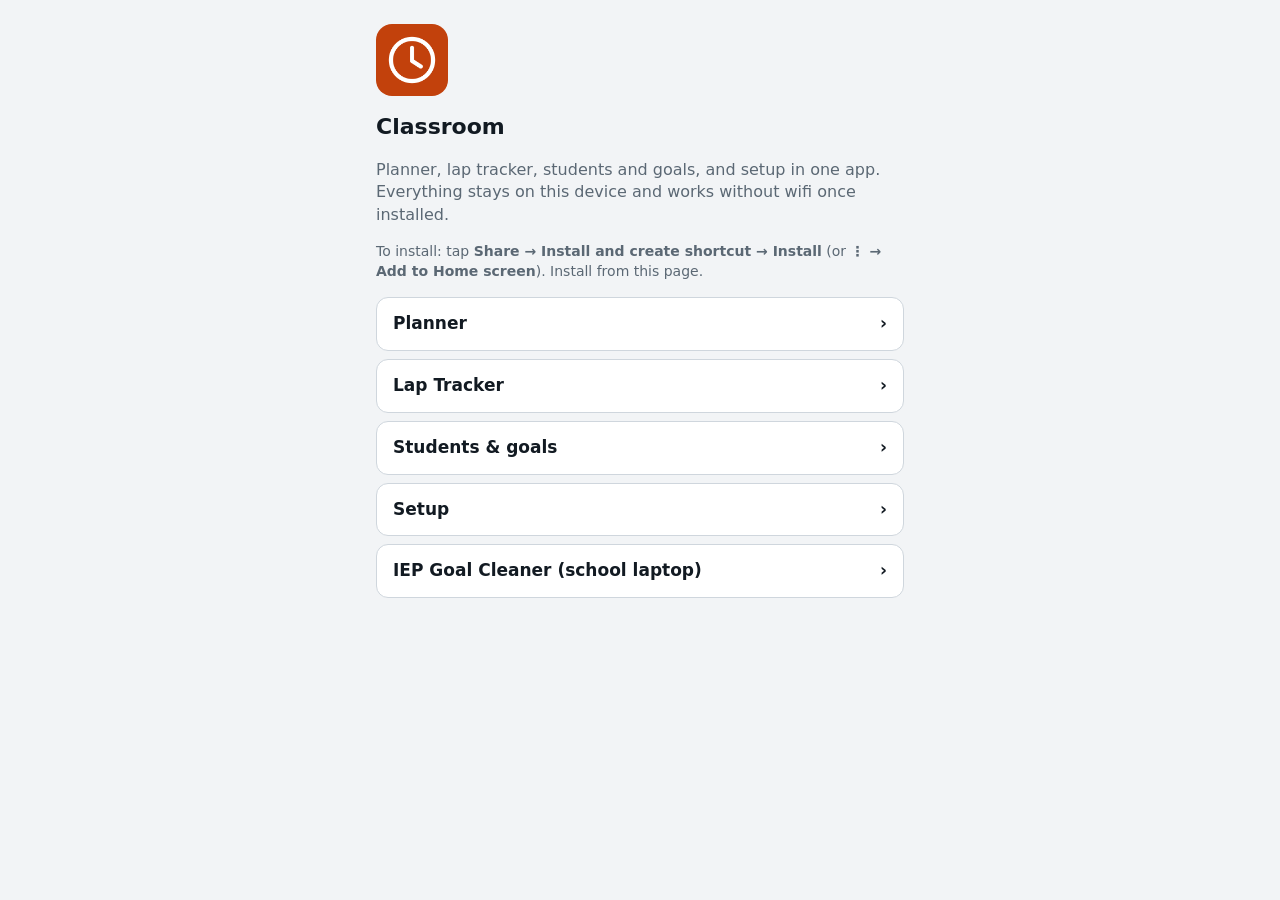
<file: index.html>
<!doctype html>
<html lang="en">
<head>
<meta charset="utf-8">
<meta name="viewport" content="width=device-width, initial-scale=1, viewport-fit=cover">
<meta name="theme-color" content="#c2410c">
<title>Classroom</title>
<link rel="manifest" href="app.webmanifest">
<link rel="icon" href="planner/icon.svg">
<link rel="stylesheet" href="shared/classroom.css">
<script>
  // opened as the installed app: go straight to the planner
  if(matchMedia('(display-mode: standalone)').matches||navigator.standalone) location.replace('planner/');
</script>
<style>
main{max-width:560px;gap:16px;padding-top:24px}
.logo{width:72px;height:72px;border-radius:16px}
.parts a{display:flex;justify-content:space-between;padding:14px 16px;border:1px solid var(--line);border-radius:12px;background:var(--card);color:var(--fg);text-decoration:none;font-weight:600}
.parts{display:flex;flex-direction:column;gap:8px}
</style>
</head>
<body>
<main>
  <img class="logo" src="planner/icon-512.png" alt="">
  <h1>Classroom</h1>
  <p class="hint" style="font-size:16px">Planner, lap tracker, students and goals, and setup in one app. Everything stays on this device and works without wifi once installed.</p>
  <button class="primary" id="install" hidden>Install Classroom</button>
  <p class="hint" id="how">To install: tap <b>Share → Install and create shortcut → Install</b> (or <b>⋮ → Add to Home screen</b>). Install from this page.</p>
  <div class="parts">
    <a href="planner/">Planner <span>›</span></a>
    <a href="lap/">Lap Tracker <span>›</span></a>
    <a href="home/">Students &amp; goals <span>›</span></a>
    <a href="setup/">Setup <span>›</span></a>
    <a href="clean/">IEP Goal Cleaner (school laptop) <span>›</span></a>
  </div>
</main>
<script>
  if('serviceWorker' in navigator) navigator.serviceWorker.register('sw.js',{scope:'./'}).catch(()=>{});
  let ev=null;
  addEventListener('beforeinstallprompt',e=>{e.preventDefault(); ev=e; document.getElementById('install').hidden=false;});
  document.getElementById('install').addEventListener('click',async()=>{ if(!ev) return; ev.prompt(); const r=await ev.userChoice; ev=null; document.getElementById('install').hidden=true;
    document.getElementById('how').textContent=r.outcome==='accepted'?'Installing… the Classroom icon appears on your home screen in a few seconds.':'Install cancelled.';});
  addEventListener('appinstalled',()=>{document.getElementById('how').textContent='Installed. Open Classroom from your home screen.';});
</script>
</body>
</html>
</file>
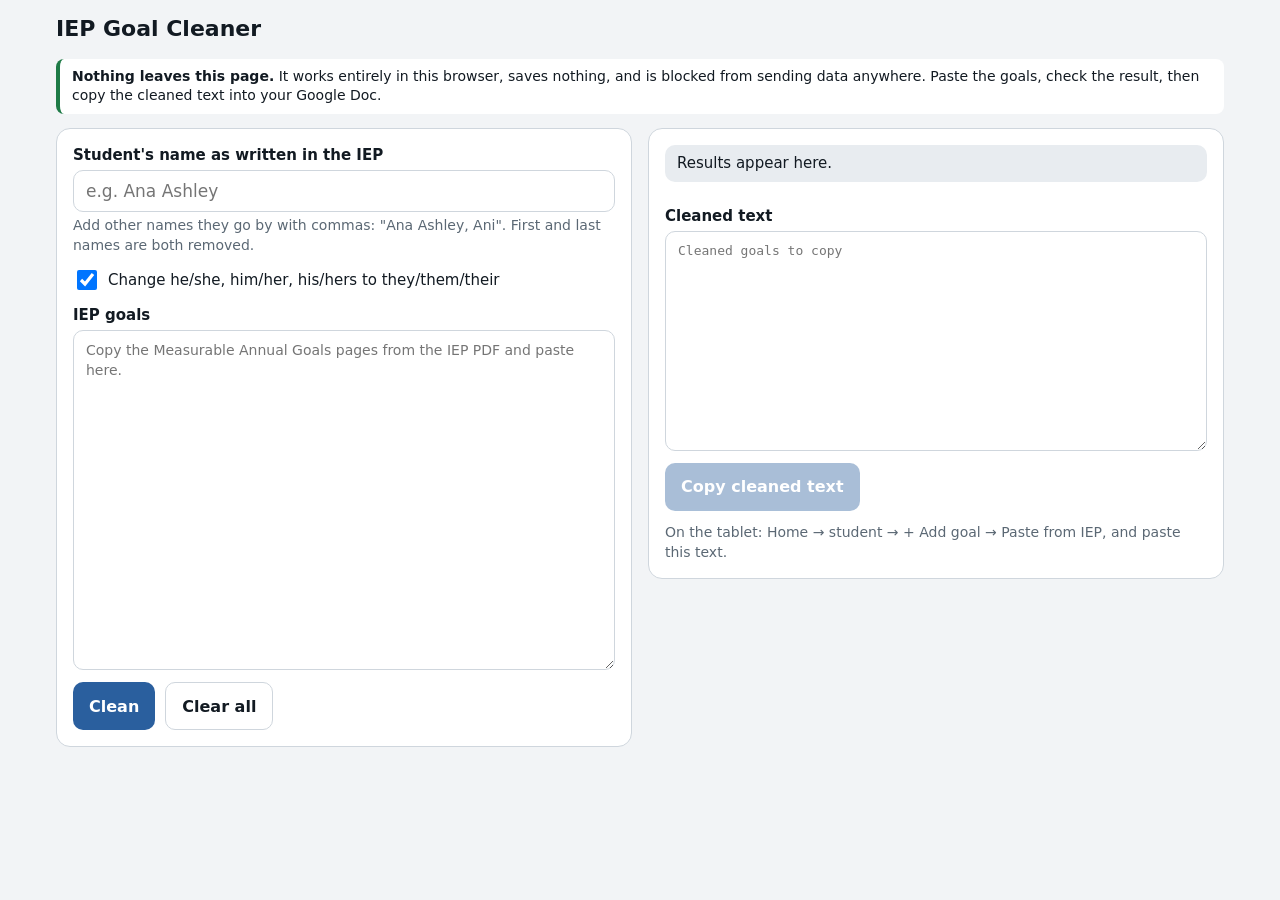
<file: clean/index.html>
<!doctype html>
<html lang="en">
<head>
<meta charset="utf-8">
<meta name="viewport" content="width=device-width, initial-scale=1">
<!-- This page cannot send anything anywhere: the browser blocks all network requests from it after it loads. -->
<meta http-equiv="Content-Security-Policy" content="default-src 'self'; connect-src 'none'; form-action 'none'; img-src 'self' data:; style-src 'self' 'unsafe-inline'; script-src 'self' 'unsafe-inline'; frame-src 'none'; object-src 'none'; base-uri 'none'">
<meta name="referrer" content="no-referrer">
<title>IEP Goal Cleaner</title>
<link rel="stylesheet" href="../shared/classroom.css">
<style>
main{max-width:1200px}
.cols{display:grid;grid-template-columns:1fr 1fr;gap:16px;align-items:start}
@media (max-width:900px){.cols{grid-template-columns:1fr}}
textarea{width:100%;font:14px/1.4 var(--sans);padding:10px 12px;border:1.5px solid var(--line);border-radius:10px;background:var(--card);color:var(--fg);resize:vertical}
#raw{min-height:340px}
#out{min-height:220px;font-family:var(--mono);font-size:13px}
.field{display:flex;flex-direction:column;gap:4px}
.lbl{font-weight:600;font-size:15px}
.safe{border-left:4px solid var(--got);padding:8px 12px;background:var(--card);border-radius:8px;font-size:14px}
.sum{padding:8px 12px;border-radius:10px;background:var(--sunk);font-size:15px}
.sum.bad{background:transparent;border:1.5px solid var(--not);color:var(--not);font-weight:600}
.g{border:1px solid var(--line);border-radius:12px;padding:10px 12px;background:var(--card);display:flex;flex-direction:column;gap:4px}
.g h3{margin:0;font-size:15px}
.g .t{font-size:14px;line-height:1.45}
.g .m{font-size:13px;color:var(--muted)}
mark{background:#fde68a;color:inherit;border-radius:3px;padding:0 1px}
mark.nm{background:#bfdbfe}
.flags{display:flex;gap:6px;flex-wrap:wrap}
.flag{font:600 12px var(--sans);border:1.5px solid var(--part);color:var(--part);border-radius:999px;padding:2px 8px}
.flag.bad{border-color:var(--not);color:var(--not)}
.flag button{font:inherit;min-height:0;padding:0 0 0 6px;border:0;background:none;color:inherit;text-decoration:underline;cursor:pointer}
#list{display:flex;flex-direction:column;gap:10px}
</style>
</head>
<body>
<main>
  <div class="bar"><h1 class="grow">IEP Goal Cleaner</h1></div>
  <div class="safe"><b>Nothing leaves this page.</b> It works entirely in this browser, saves nothing, and is blocked from sending data anywhere. Paste the goals, check the result, then copy the cleaned text into your Google Doc.</div>
  <div class="cols">
    <section class="panel">
      <div class="field"><label class="lbl" for="names">Student's name as written in the IEP</label>
        <input type="text" id="names" placeholder="e.g. Ana Ashley" autocomplete="off" spellcheck="false">
        <span class="hint">Add other names they go by with commas: "Ana Ashley, Ani". First and last names are both removed.</span></div>
      <label class="bar" style="gap:8px;font-size:15px"><input type="checkbox" id="pron" checked style="width:20px;height:20px"> Change he/she, him/her, his/hers to they/them/their</label>
      <div class="field"><label class="lbl" for="raw">IEP goals</label>
        <textarea id="raw" placeholder="Copy the Measurable Annual Goals pages from the IEP PDF and paste here." spellcheck="false"></textarea></div>
      <div class="bar"><button class="primary" id="go">Clean</button><button class="ghost" id="clear">Clear all</button></div>
    </section>
    <section class="panel">
      <div id="sum" class="sum">Results appear here.</div>
      <div id="list"></div>
      <div class="field"><label class="lbl" for="out">Cleaned text</label>
        <textarea id="out" readonly placeholder="Cleaned goals to copy"></textarea></div>
      <div class="bar"><button class="primary" id="copy" disabled>Copy cleaned text</button><span class="hint" id="cmsg"></span></div>
      <p class="hint">On the tablet: Home → student → + Add goal → Paste from IEP, and paste this text.</p>
    </section>
  </div>
</main>
<script src="../shared/iepparse.js"></script>
<script>
const $=id=>document.getElementById(id);
const esc=t=>String(t).replace(/[&<>"]/g,c=>({'&':'&amp;','<':'&lt;','>':'&gt;','"':'&quot;'}[c]));
const FLAG={'no %':'No % in the IEP (tracker will use 80%)','not trials':'Criteria isn\'t "trials": check it','daily':'Measured daily: tracker sets once a week',
  'area':'No area','pairing':'Pieces didn\'t line up: check criteria, method, schedule','criteria':'Criteria not found','schedule':'Schedule not found','pron':'Pronouns changed: check grammar'};
let last=null;
function names(){ return $('names').value.split(',').map(s=>s.trim()).filter(Boolean); }
function run(){
  const raw=$('raw').value; if(!raw.trim()){ $('sum').textContent='Paste the goals first.'; return; }
  const r=IEPParse.parse(raw,names());
  r.goals.forEach(g=>{ g.flags=g.flags||[];
    if($('pron').checked){ const n=IEPParse.neutral(g.text); if(n!==g.text){ g.marked=IEPParse.neutral(g.text,true); g.text=n; g.flags.push('pron'); } }
    g.sus=IEPParse.suspects(g.text); });
  last=r; draw();
}
function draw(){
  const r=last, c=r.counts, sus=new Set(r.goals.flatMap(g=>g.sus));
  const bad=r.mismatch||sus.size||!r.goals.length;
  $('sum').className='sum'+(bad?' bad':'');
  $('sum').innerHTML=!r.goals.length?'No goals found. Make sure you copied the goals pages.'
    :r.mismatch?`Found ${c.goals} goals, ${c.criteria} criteria, ${c.methods} methods, ${c.schedules} schedules. They don't line up: check each one.`
    :sus.size?`${r.goals.length} goals. Possible names left in the text: ${[...sus].map(esc).join(', ')}. Remove them or mark them OK below.`
    :`${r.goals.length} goals, all pieces matched. Check the highlights, then copy.`;
  const hl=g=>{ let t=esc(g.marked||g.text).replace(/\u0001/g,'<mark>').replace(/\u0002/g,'</mark>');
    t=t.replace(/\{\{student\}\}/g,'<mark class="nm">{{student}}</mark>');
    g.sus.forEach(w=>{t=t.replace(new RegExp('\\b'+w.replace(/[.*+?^${}()|[\]\\]/g,'\\$&')+'\\b','g'),'<mark style="background:#fecaca">'+esc(w)+'</mark>');}); return t; };
  $('list').innerHTML=r.goals.map((g,i)=>`<div class="g"><h3>Goal ${i+1}${g.area?' · '+esc(g.area):''}</h3>
    <div class="t">${hl(g)}</div>
    <div class="m">Criteria: ${esc(g.iep.crit||'—')} · Method: ${esc(g.iep.meth||'—')} · Schedule: ${esc(g.iep.sched||'—')}</div>
    ${g.flags.length||g.sus.length?`<div class="flags">${g.sus.map(w=>`<span class="flag bad">Name? ${esc(w)}<button data-rm="${esc(w)}">Remove</button><button data-ok="${esc(w)}">OK</button></span>`).join('')}${g.flags.map(f=>`<span class="flag">${esc(FLAG[f]||f)}</span>`).join('')}</div>`:''}</div>`).join('');
  $('out').value=r.goals.length?IEPParse.format(r.goals):'';
  $('copy').disabled=!r.goals.length; $('cmsg').textContent='';
}
$('go').addEventListener('click',run);
$('clear').addEventListener('click',()=>{ $('raw').value=''; $('names').value=''; $('out').value=''; $('list').innerHTML=''; $('sum').className='sum'; $('sum').textContent='Results appear here.'; $('copy').disabled=true; last=null; });
$('list').addEventListener('click',e=>{ const rm=e.target.closest('[data-rm]'), ok=e.target.closest('[data-ok]'); if(!rm&&!ok) return;
  if(rm){ $('names').value=names().concat(rm.dataset.rm).join(', '); run(); }
  else { const w=ok.dataset.ok; last.goals.forEach(g=>{g.sus=g.sus.filter(x=>x!==w);}); draw(); } });
$('copy').addEventListener('click',()=>{ const t=$('out').value, ok=()=>{$('cmsg').textContent='Copied.';};
  if(navigator.clipboard&&navigator.clipboard.writeText) navigator.clipboard.writeText(t).then(ok).catch(()=>{$('out').select();document.execCommand('copy');ok();});
  else { $('out').select(); document.execCommand('copy'); ok(); } });
</script>
</body>
</html>
</file>
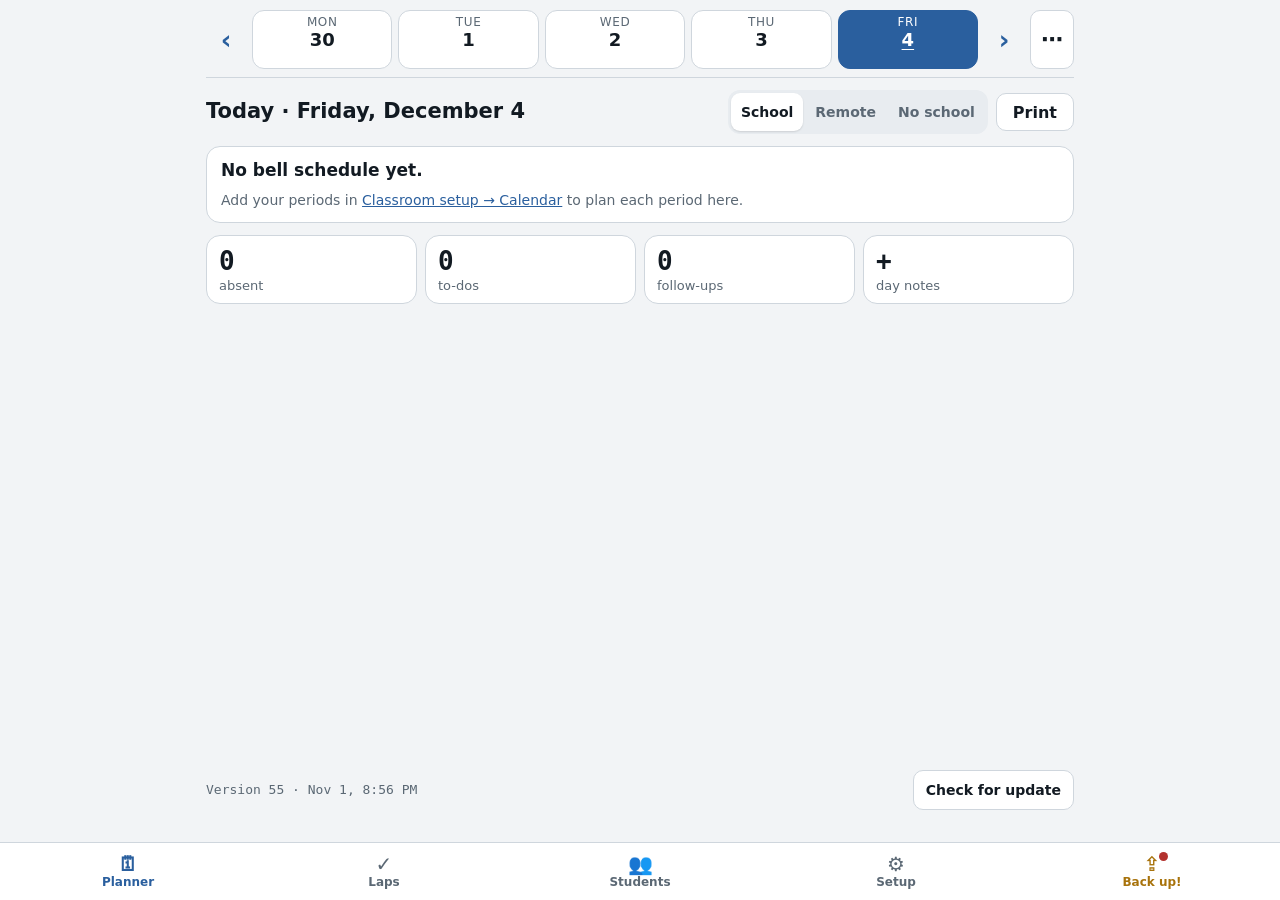
<file: day/index.html>
<!doctype html>
<html lang="en"><head><meta charset="utf-8"><meta name="viewport" content="width=device-width, initial-scale=1">
<title>Day Planner moved</title>
<meta http-equiv="refresh" content="0; url=../planner/">
<style>body{font:18px system-ui,sans-serif;margin:0;padding:32px 16px;background:#f2f4f6;color:#121a22}a{color:#c2410c;font-weight:700}</style></head>
<body><p>The Day Planner moved. <a href="../planner/">Open it here</a>.</p></body></html>
</file>
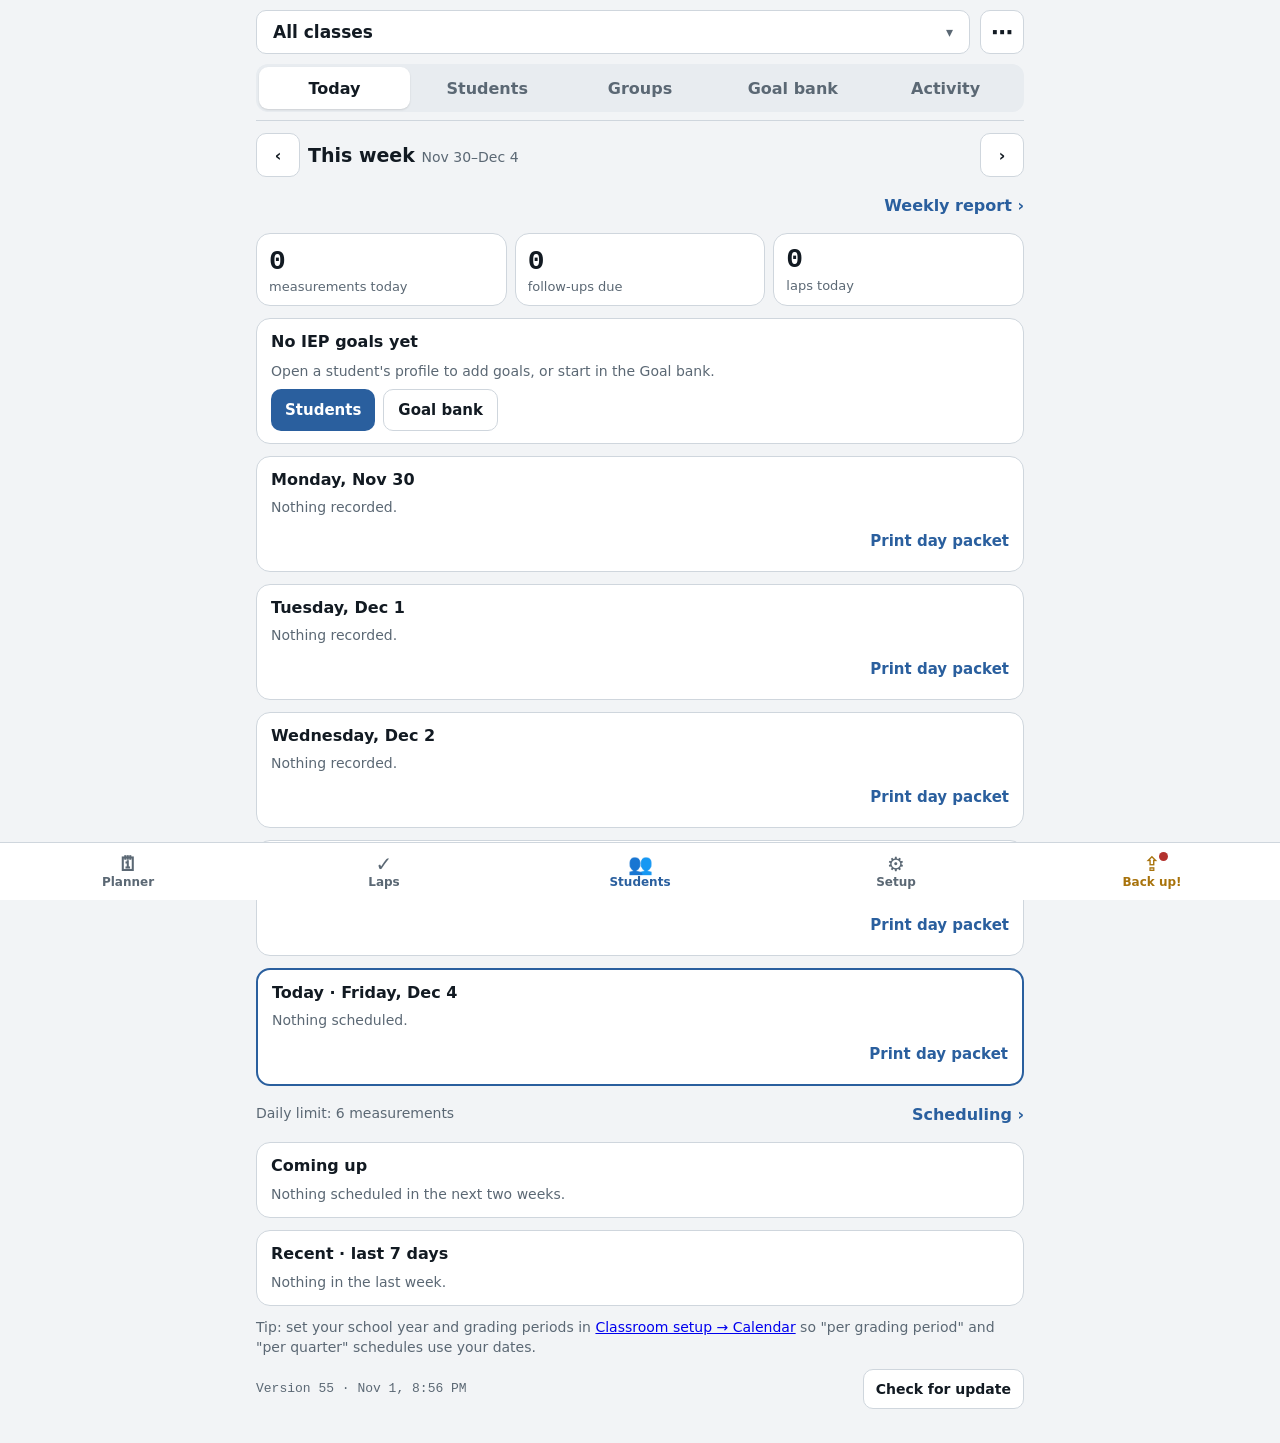
<file: goals/index.html>
<!doctype html>
<html lang="en"><head><meta charset="utf-8"><meta name="viewport" content="width=device-width, initial-scale=1">
<title>Student Goals moved</title>
<meta http-equiv="refresh" content="0; url=../home/">
<style>body{font:18px system-ui,sans-serif;margin:0;padding:32px 16px;background:#f2f4f6;color:#121a22}a{color:#2a5f9e;font-weight:700}</style></head>
<body><p>Student goals now live in <a href="../home/">Classroom Home</a> (Students and Goal bank tabs). You can remove this app's icon.</p>
<script>if('serviceWorker' in navigator) navigator.serviceWorker.getRegistrations().then(rs=>rs.forEach(r=>{if(r.scope.endsWith('/goals/')) r.unregister();}));location.replace('../home/');</script>
</body></html>
</file>
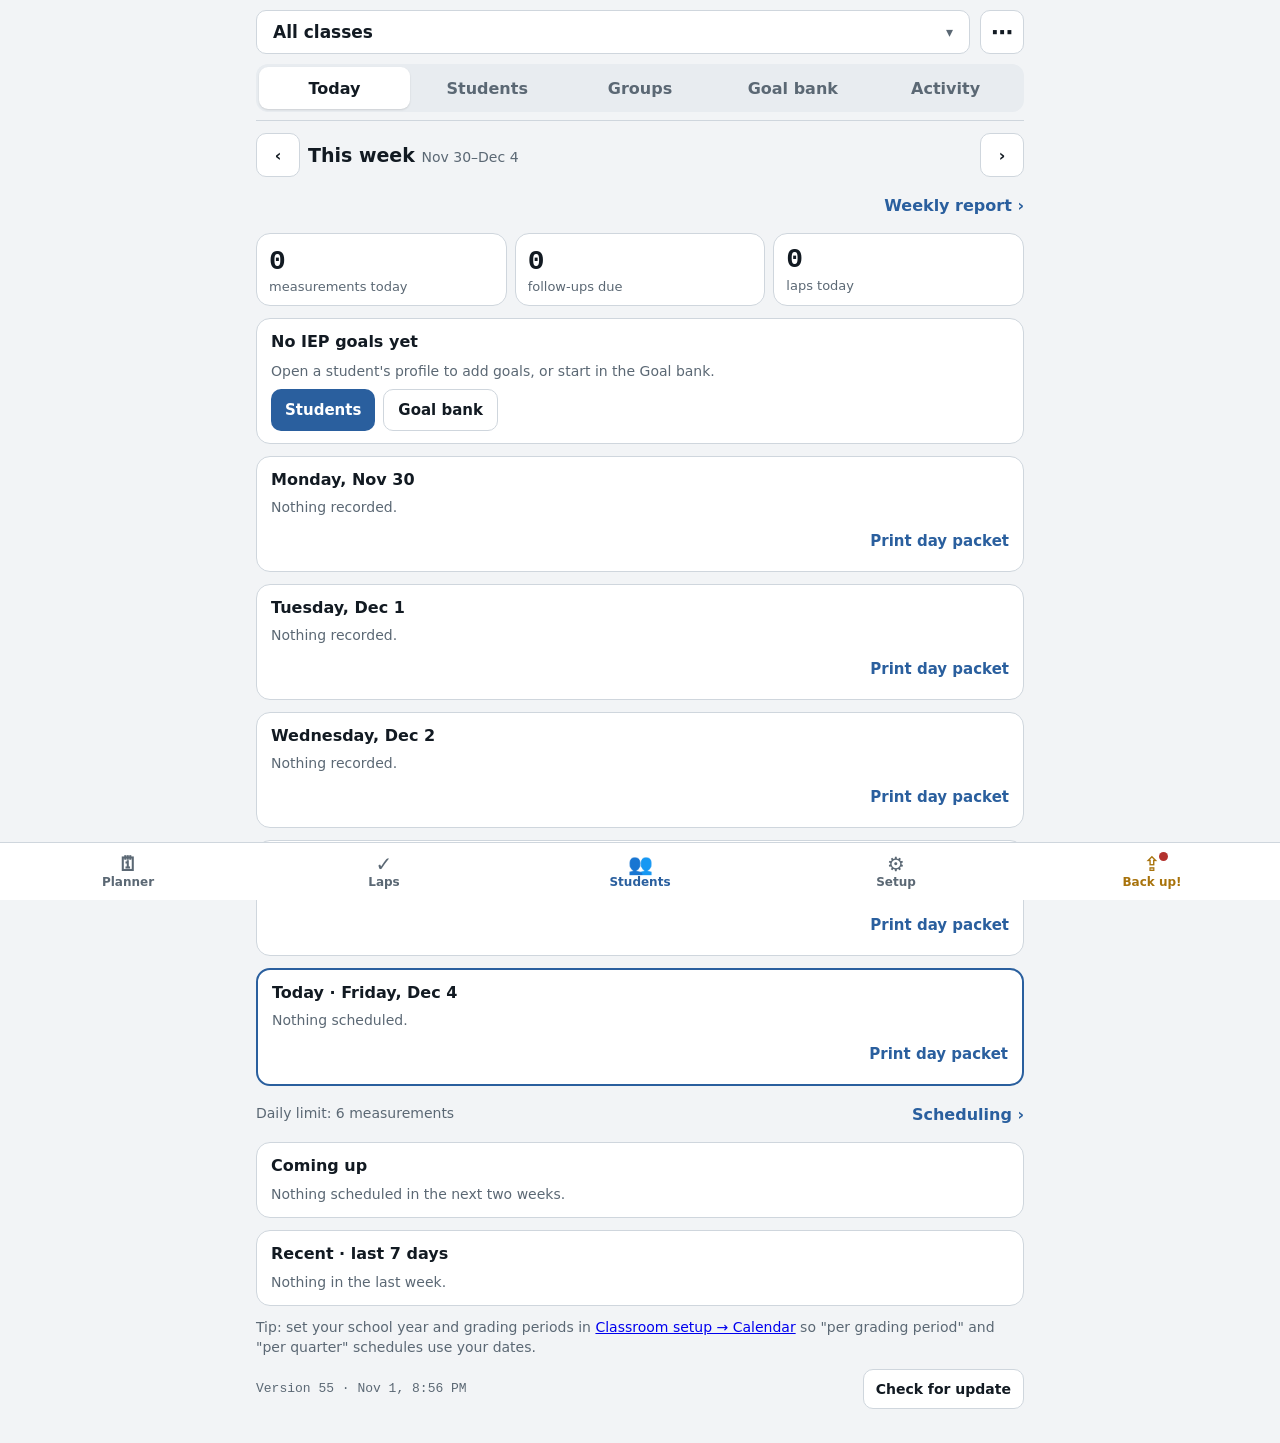
<file: home/index.html>
<!doctype html>
<html lang="en">
<head>
<meta charset="utf-8">
<meta name="viewport" content="width=device-width, initial-scale=1, viewport-fit=cover">
<meta name="theme-color" content="#2a5f9e">
<title>Classroom Home</title>
<link rel="manifest" href="../app.webmanifest">
<link rel="icon" href="icon.svg">
<link rel="stylesheet" href="../shared/classroom.css">
<style>
/* Layout: sticky header (class filter, tabs) over a scrolling page; editors open as bottom sheets */
body::before{content:"";position:fixed;inset:0 0 auto;height:env(safe-area-inset-top,0px);z-index:10;background:var(--bg)}
.head{position:sticky;top:env(safe-area-inset-top,0px);z-index:5;background:var(--bg);padding-block:10px 8px;display:flex;flex-direction:column;gap:10px;border-bottom:1px solid var(--line)}
main{gap:12px;padding-top:0}
#view{display:flex;flex-direction:column;gap:12px}
#clsBtn{min-height:44px;justify-content:flex-start;background:var(--card);border:1.5px solid var(--line);color:var(--fg);font:700 17px var(--sans);flex:1;min-width:0}
#clsBtn i{font-style:normal;margin-left:auto;color:var(--muted);font-size:14px}
.iconbtn{min-height:44px;min-width:44px;padding:0;font-size:22px;background:var(--card);border:1.5px solid var(--line);color:var(--fg)}
.tabs{display:flex}.tabs button{flex:1;padding:0 8px}
.card{background:var(--card);border:1px solid var(--line);border-radius:14px;padding:12px 14px;display:flex;flex-direction:column;gap:8px}
.card h3{margin:0;font-size:16px}
.sec{display:flex;align-items:center;gap:8px;margin-top:4px}
.sec h2{flex:1;font-size:18px}
.meta{font-size:14px;color:var(--muted)}
.tag{font:700 11px var(--sans);letter-spacing:.06em;text-transform:uppercase;border-radius:999px;padding:2px 8px;border:1px solid var(--line);color:var(--muted);white-space:nowrap}
.tag.over{border-color:var(--not);color:var(--not)}.tag.due{border-color:var(--part);color:var(--part)}.tag.ok{border-color:var(--got);color:var(--got)}
.tag.parent,.tag.area{border-color:var(--accent);color:var(--accent)}.tag.behavior{border-color:var(--not);color:var(--not)}
.empty{padding:24px 12px;text-align:center;color:var(--muted)}
.btnrow{display:flex;gap:8px;flex-wrap:wrap;align-items:center}
.btnrow button,.btnrow .btn{min-height:42px;font-size:15px;padding:0 14px}
/* today */
.weekbar{display:flex;align-items:center;gap:8px}
.weekbar h2{flex:1;font-size:19px}
.weekbar button{min-height:44px;min-width:44px;padding:0 12px}
.tiles{display:grid;grid-template-columns:repeat(3,1fr);gap:8px}
.tile{display:flex;flex-direction:column;align-items:flex-start;gap:2px;background:var(--card);border:1px solid var(--line);border-radius:14px;padding:10px 12px;color:var(--fg);text-decoration:none;min-height:0;font-weight:500;text-align:left}
.tile b{font:700 28px var(--mono);font-variant-numeric:tabular-nums}
.tile span{font-size:13px;color:var(--muted)}
.tile.alert b{color:var(--not)}
@media (max-width:520px){.tiles{grid-template-columns:1fr 1fr}}
.day{gap:6px}
.day.today{border:2px solid var(--accent)}
.dayhead{display:flex;align-items:baseline;gap:8px}
.dayhead h3{flex:1}
.who{display:flex;flex-direction:column;gap:4px;border-top:1px solid var(--line);padding-top:8px}
.who:first-of-type{border-top:0;padding-top:0}
.who .nm{font-weight:700;background:none;border:0;color:var(--fg);padding:0;min-height:0;justify-content:flex-start;font-size:16px}
.gl{display:flex;gap:8px;align-items:center;width:100%;background:var(--sunk);border:0;border-radius:10px;padding:8px 10px;color:var(--fg);text-align:left;font-weight:400;min-height:44px;justify-content:flex-start}
.whohead{display:flex;align-items:center;gap:8px}
.whohead .nm{flex:1}
.whohead .resched{padding:0 4px;min-height:36px;font-size:15px}
.pg{display:flex;flex-direction:column;gap:4px;border-top:1px solid var(--line);padding:10px 4px}
.pgh{display:flex;align-items:center;gap:8px}
.pgh input[type=checkbox]{width:22px;height:22px}
.pgh .pa{margin-left:auto;width:180px;padding:6px 10px;font-size:15px}
.pgt{font-size:15px;line-height:1.35}
.flags{display:flex;gap:6px;flex-wrap:wrap}
.grp .gm{display:flex;gap:8px;align-items:baseline;border-top:1px solid var(--line);padding:6px 0;flex-wrap:wrap}
.grp .gm b{min-width:110px}
.grp .gm .t{flex:1;min-width:200px}
.grp .gm small{color:var(--muted)}
.grp.sug{border-style:dashed}
.sched{display:flex;gap:8px;align-items:center;flex-wrap:wrap;border-top:1px solid var(--line);padding-top:8px;font-size:15px}
.sched span{flex:1;min-width:220px}
.sched.sug span{color:var(--muted)}
.sched button{min-height:38px;padding:0 12px}
.single{border-top:1px solid var(--line);padding:4px 0}
.single:first-child{border-top:0}
.single .gm{border-top:0}
.pick{display:flex;gap:10px;align-items:flex-start;padding:8px 6px;border-top:1px solid var(--line);font-size:15px}
.pick input{width:22px;height:22px;flex-shrink:0;margin-top:1px}
.tag.grpt{background:var(--sunk);color:var(--fg)}
.glr{display:flex;gap:6px;align-items:stretch}
.glr .gl{flex:1;min-width:0}
.glr .skip{min-height:44px;padding:0 10px;font-size:14px;flex-shrink:0}
.dayacts{display:flex;gap:16px;flex-wrap:wrap;justify-content:flex-end}
.dayacts button{padding:0;min-height:36px;font-size:15px}
.gl .t{flex:1;min-width:0;overflow:hidden;text-overflow:ellipsis;white-space:nowrap}
.it{display:flex;gap:8px;align-items:baseline;font-size:15px;padding:4px 0;border-top:1px solid var(--line);text-align:left;background:none;border-left:0;border-right:0;border-bottom:0;color:var(--fg);width:100%;min-height:0;border-radius:0;justify-content:flex-start;font-weight:400}
.it:first-of-type{border-top:0}
.it .k{font:700 11px var(--sans);letter-spacing:.06em;text-transform:uppercase;color:var(--muted);min-width:64px}
.it .v{flex:1;min-width:0}
.it .v small{color:var(--muted)}
.done{font-size:14px;color:var(--muted)}
/* students */
.rowbtn{display:flex;align-items:center;gap:10px;min-height:52px;width:100%;background:var(--card);border:1px solid var(--line);border-radius:12px;padding:6px 12px;color:var(--fg);text-align:left;font:500 16px var(--sans);justify-content:flex-start}
.rowbtn .grow{min-width:0}
.prof-h{display:flex;gap:10px;align-items:flex-start}
.prof-h h2{font-size:22px}
.facts{display:flex;gap:16px;flex-wrap:wrap;font-size:14px;color:var(--muted)}
.facts b{color:var(--fg);font-weight:600}
.goal .stmt{font-size:16px;line-height:1.4}
.res{display:flex;gap:4px;flex-wrap:wrap}
.res span{font:600 12px var(--mono);border-radius:6px;padding:2px 6px;background:var(--sunk)}
.res .y{color:var(--got)}.res .n{color:var(--not)}
.acc{display:flex;flex-wrap:wrap;gap:6px}
.acc span{background:var(--sunk);border-radius:999px;padding:4px 10px;font-size:14px}
.acc span small{color:var(--muted)}
.stu{text-align:left;align-items:stretch;justify-content:flex-start;flex-direction:column;gap:8px;background:var(--card);border:1px solid var(--line);border-radius:14px;padding:12px 14px;color:var(--fg);font-weight:400;min-height:0}
.clshead{font:700 15px var(--sans);margin:8px 2px 0}
textarea.notes{width:100%;min-height:120px;font:15px var(--sans);line-height:1.45}
/* activity */
.filters{display:flex;gap:6px;overflow-x:auto;scrollbar-width:none}
.filters::-webkit-scrollbar{display:none}
.filters button{flex:0 0 auto;min-height:40px;padding:0 14px;background:var(--card);border:1.5px solid var(--line);color:var(--fg);font-weight:500}
.filters button[aria-pressed="true"]{background:var(--accent);border-color:var(--accent);color:var(--onaccent);font-weight:700}
.datehead{font:700 13px var(--sans);letter-spacing:.06em;text-transform:uppercase;color:var(--muted);margin:6px 2px 0}
.entry{text-align:left;align-items:stretch;justify-content:flex-start;flex-direction:column;gap:6px;background:var(--card);border:1px solid var(--line);border-radius:14px;padding:12px 14px;color:var(--fg);font-weight:400;min-height:0}
.entry .top{display:flex;gap:8px;align-items:center;flex-wrap:wrap}
.entry .whos{font-weight:700;flex:1;min-width:0}
.entry .sum{display:-webkit-box;-webkit-line-clamp:3;-webkit-box-orient:vertical;overflow:hidden;font-size:15px}
.fu{font-size:14px;display:flex;gap:6px;align-items:center}
/* sheets */
.sheet h2{margin:2px 6px 4px}
.sheet .field{display:flex;flex-direction:column;gap:4px;padding:0 6px}
.sheet .field label,.lbl{font-size:13px;color:var(--muted);font-weight:600}
.sheet textarea{min-height:80px;font:16px var(--sans);line-height:1.4}
.sheet .seg{flex-wrap:wrap}
.chips{display:flex;flex-wrap:wrap;gap:6px}
.chips button{min-height:42px;padding:0 12px;background:var(--card);border:1.5px solid var(--line);color:var(--fg);font-weight:500}
.chips button[aria-pressed="true"]{background:var(--accent);border-color:var(--accent);color:var(--onaccent);font-weight:700}
.chips .sug{border-style:dashed;color:var(--accent)}
.nums{display:flex;gap:8px;align-items:center;flex-wrap:wrap;font-size:16px}
.nums input{width:80px}
.items{display:flex;flex-direction:column;border:1px solid var(--line);border-radius:12px;overflow:hidden;margin:0 6px}
.items .row{display:flex;gap:8px;align-items:center;padding:6px 6px 6px 12px;border-top:1px solid var(--line)}
.items .row:first-child{border-top:0}
.items .row .t{flex:1;min-width:0}
.items .row input{width:100%;min-height:40px;padding:6px 10px;font-size:15px}
.x{min-height:40px;padding:0 10px;background:none;border:0;color:var(--muted);font-size:14px}
.x.sure{background:var(--not);color:var(--onaccent)}
.mrow{display:flex;flex-direction:column;gap:8px;border:1px solid var(--line);border-radius:12px;padding:10px;margin:0 6px}
.mrow .top{display:flex;align-items:center;gap:8px;flex-wrap:wrap}
.mrow .nm{font-weight:700}
.mrow .gt{font-size:14px;color:var(--muted)}
.step{display:inline-flex;align-items:center;gap:4px}
.step button{min-height:44px;min-width:44px;padding:0;font-size:22px;background:var(--card);border:1.5px solid var(--line);color:var(--fg)}
.step output{font:700 22px var(--mono);min-width:2ch;text-align:center}
.pct{font:700 18px var(--mono);min-width:5ch;text-align:right}
.pct.hit{color:var(--got)}
.hist{display:flex;flex-direction:column;padding:0 6px}
.hist .h{display:flex;gap:10px;align-items:center;border-top:1px solid var(--line);padding:8px 2px;font-size:15px}
.hist .h:first-child{border-top:0}
.hist .d{font:600 13px var(--mono);color:var(--muted);width:7ch}
.hist .r{font:700 15px var(--mono);width:9ch}
.hist .t{flex:1;min-width:0}
.note{border-radius:12px;padding:10px 12px;background:var(--sunk);font-size:15px}
.note.bad{border:1.5px solid var(--not);background:transparent;color:var(--not);font-weight:600}
.sticky-actions{position:sticky;bottom:calc(-18px - env(safe-area-inset-bottom,0px));background:var(--card);padding:10px 6px calc(18px + env(safe-area-inset-bottom,0px));margin-bottom:calc(-18px - env(safe-area-inset-bottom,0px));display:flex;gap:10px}
.sticky-actions button{flex:1}
.toast{position:fixed;left:50%;transform:translateX(-50%);top:calc(16px + env(safe-area-inset-top,0px));z-index:40;background:var(--fg);color:var(--bg);padding:10px 16px;border-radius:12px;font:600 15px var(--sans)}
#printout{display:none}
@media print{
  html,body{height:auto;background:#fff}
  body>*{display:none!important}
  #printout{display:block!important;font:12px var(--sans);color:#000}
  #printout h1{font-size:17px;margin:0 0 4px}
  #printout h2{font-size:14px;margin:14px 0 4px}
  #printout p{margin:2px 0}
  #printout table{border-collapse:collapse;width:100%;margin:6px 0 10px}
  #printout th,#printout td{border:1px solid #999;padding:4px 6px;text-align:left;vertical-align:top}
  #printout .dsheet h1{font-size:18px;margin:0 0 8px}
  #printout .per{border-top:1px solid #999;padding:4px 0;break-inside:avoid}
  #printout .ph{display:flex;gap:10px;align-items:baseline}
  #printout .pt{width:84px;font-variant-numeric:tabular-nums}
  #printout .pc{margin-left:auto;font-size:11px}
  #printout ul{margin:2px 0 4px;padding-left:94px;list-style:none}
  #printout .conf li{margin:2px 0}
  #printout .cg{display:flex;gap:8px;font-size:11px;padding-left:10px}
  #printout .cg span:first-child{flex:1;min-width:0}
  #printout .cr{width:150px}
  #printout .bx{white-space:nowrap;font-size:13px}
  #printout .fu{padding-left:0}
  #printout .lines{height:90px;background:repeating-linear-gradient(#fff 0 22px,#bbb 22px 23px)}
  #printout .pbreak{break-after:page}
  #printout .ds{break-inside:avoid;border-top:2px solid #000;padding-top:8px;margin-bottom:14px}
  #printout .dg{break-inside:avoid;margin-bottom:8px}
  #printout .boxes span{display:inline-block;margin-right:14px;font-size:14px}
  #printout .ln{border-bottom:1px solid #999;padding-bottom:18px}
}
</style>
</head>
<body>
<main>
  <div class="head">
    <div class="bar">
      <button type="button" id="clsBtn" aria-label="Class"></button>
      <button type="button" class="iconbtn" id="menuBtn" aria-label="More">⋯</button>
    </div>
    <div class="seg tabs" id="tabs">
      <button type="button" data-t="today" aria-pressed="true">Today</button>
      <button type="button" data-t="students" aria-pressed="false">Students</button>
      <button type="button" data-t="groups" aria-pressed="false">Groups</button>
      <button type="button" data-t="bank" aria-pressed="false">Goal bank</button>
      <button type="button" data-t="activity" aria-pressed="false">Activity</button>
    </div>
  </div>
  <div id="view"></div>
</main>

<div class="scrim" id="sheetWrap" hidden><div class="sheet" id="sheet" role="dialog"></div></div>
<div class="toast" id="toast" hidden></div>
<div id="printout"></div>

<script src="../shared/classroom.js"></script>
<script src="../shared/iepcore.js"></script>
<script src="../shared/iepparse.js"></script>
<script src="../shared/goalgroups.js"></script>
<script src="main.js"></script>
<script src="students.js"></script>
<script src="activity.js"></script>
<script src="report.js"></script>
<script src="prep.js"></script>
<script src="paste.js"></script>
<script src="groups.js"></script>
<script src="backup.js"></script>
<script>render();</script>
<script src="../shared/backup.js"></script>
<script src="../shared/bundle.js"></script>
<script src="../shared/version.js"></script>
<script src="../shared/app.js"></script>
</body>
</html>
</file>
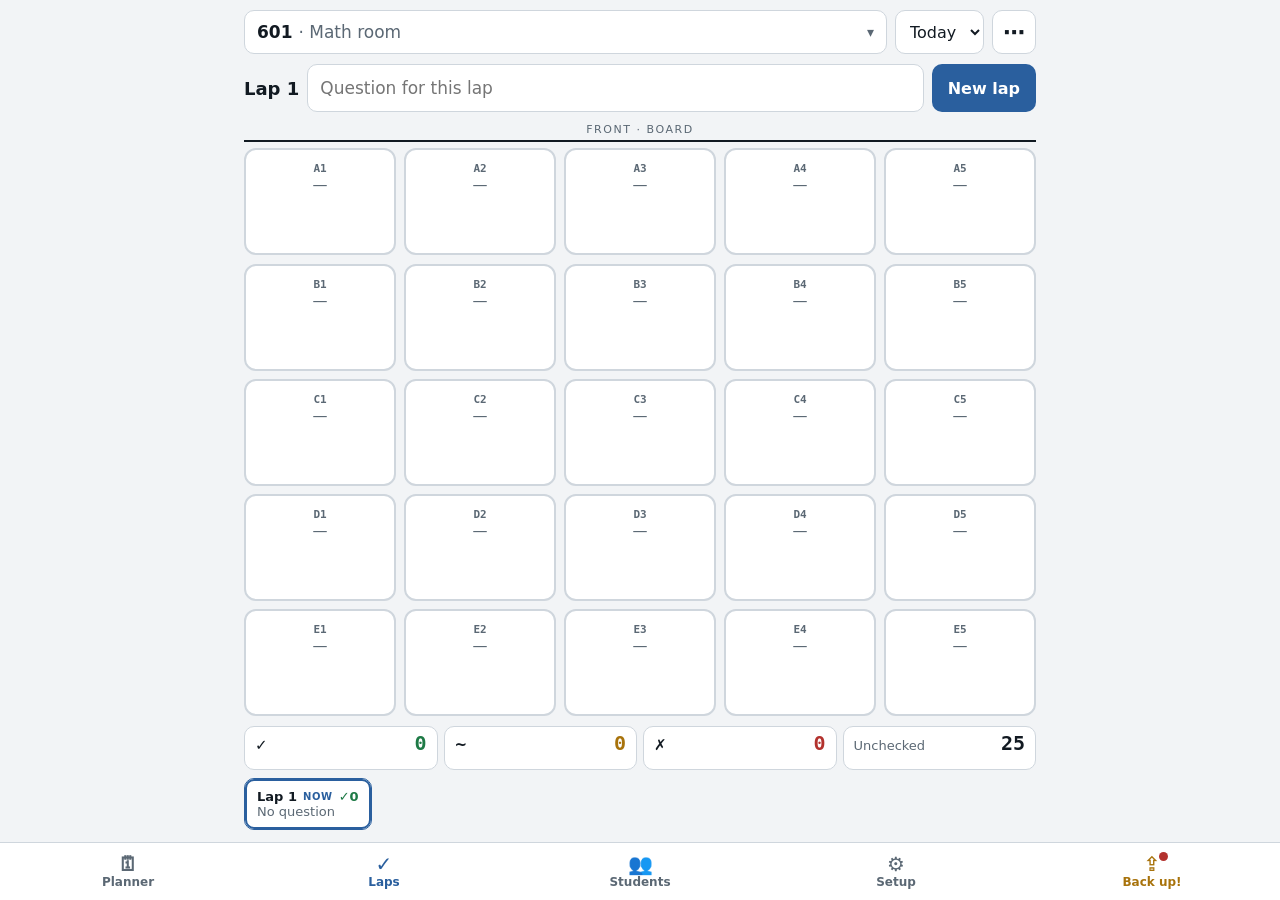
<file: lap/index.html>
<!doctype html>
<html lang="en">
<head>
<meta charset="utf-8">
<meta name="viewport" content="width=device-width, initial-scale=1, viewport-fit=cover, interactive-widget=resizes-content">
<meta name="theme-color" content="#2a5f9e">
<title>Math Lap Tracker</title>
<link rel="manifest" href="../app.webmanifest">
<link rel="icon" href="icon.svg">
<link rel="stylesheet" href="../shared/classroom.css">
<style>
/* One screen, no page scroll: header, lap bar, seats (fill), dock */
.shell{height:100%;max-width:820px;margin:0 auto;display:flex;flex-direction:column;gap:10px;
  padding-block:10px;padding-left:max(14px, env(safe-area-inset-left,0px));padding-right:max(14px, env(safe-area-inset-right,0px))}
.top{display:flex;gap:8px;align-items:center}
.top select{min-height:44px;font-size:16px;padding:6px 10px}
#where{flex:1;min-width:0;min-height:44px;justify-content:flex-start;background:var(--card);border:1.5px solid var(--line);color:var(--fg);font:700 17px var(--sans);padding:0 12px}
#where span{overflow:hidden;text-overflow:ellipsis;white-space:nowrap}
#where em{font-style:normal;font-weight:500;color:var(--muted)}
#where i{font-style:normal;margin-left:auto;color:var(--muted);font-size:14px}
.sheet .cls{margin:10px 6px 2px;font:700 13px var(--sans);letter-spacing:.08em;text-transform:uppercase;color:var(--muted)}
.sheet .item[aria-current="true"]{background:var(--sunk);font-weight:700}
.sheet .item[aria-current="true"]::after{content:"✓";margin-left:auto;color:var(--accent)}
.iconbtn{min-height:44px;min-width:44px;padding:0;font-size:22px;position:relative;background:var(--card);border:1.5px solid var(--line);color:var(--fg)}
.iconbtn .dot{position:absolute;top:7px;right:7px;width:9px;height:9px;border-radius:50%;background:var(--not)}
.lapbar{display:flex;gap:8px;align-items:center}
.lapno{font:700 18px var(--sans);white-space:nowrap}
.lapno.past{color:var(--part)}
#q{flex:1;min-width:0;min-height:48px}
#backcur,#lockbtn{min-height:44px;padding:0 12px;font-size:15px}
.lapno.editing{color:var(--not)}
#lockbtn.on{background:var(--not);border-color:var(--not);color:var(--onaccent)}
#q[readonly]{background:var(--sunk);color:var(--muted)}
#seats.locked .seat{cursor:default}
.toast{position:fixed;left:50%;transform:translateX(-50%);bottom:calc(120px + env(safe-area-inset-bottom,0px));z-index:30;
  background:var(--fg);color:var(--bg);padding:10px 16px;border-radius:12px;font:600 15px var(--sans);box-shadow:0 4px 16px rgb(0 0 0 / .2)}
.editbanner{display:flex;gap:10px;align-items:center;background:var(--accent);color:var(--onaccent);border-radius:12px;padding:6px 6px 6px 14px;font-weight:600}
.editbanner button{min-height:40px;background:var(--onaccent);color:var(--accent);border:0}
.stage{flex:1;min-height:0;display:flex;flex-direction:column;gap:6px}
#seats{flex:1;min-height:0}
.dock{display:flex;flex-direction:column;gap:8px}
.tally{display:flex;gap:6px;font:600 15px var(--sans);font-variant-numeric:tabular-nums}
.tally button{flex:1;min-height:44px;background:var(--card);border:1px solid var(--line);border-radius:10px;padding:4px 10px;display:flex;justify-content:space-between;align-items:baseline;color:var(--fg);font:600 15px var(--sans)}
.tally button[aria-pressed="true"]{border-color:var(--accent);outline:2px solid var(--accent);outline-offset:-3px;background:var(--sunk)}
#seats.filtering .seat.dim{opacity:.18}
.tally b{font:700 20px var(--mono)}
.tally .g b{color:var(--got)}.tally .p b{color:var(--part)}.tally .x b{color:var(--not)}
.tally em{font-style:normal;color:var(--muted);font-weight:500;font-size:13px}
.chips{display:flex;gap:6px;overflow-x:auto;scrollbar-width:none;padding-bottom:2px}
.chips::-webkit-scrollbar{display:none}
.chip{flex:0 0 auto;max-width:180px;min-height:52px;flex-direction:column;align-items:flex-start;justify-content:center;gap:0;
  padding:4px 12px;background:var(--card);border:1.5px solid var(--line);color:var(--fg);font-weight:500;text-align:left}
.chip .t1{font:700 13px var(--sans);display:flex;gap:6px;align-items:center;width:100%}
.chip .t1 i{font-style:normal;font-weight:700;font-size:10px;letter-spacing:.06em;text-transform:uppercase;color:var(--accent)}
.chip .t2{font-size:13px;color:var(--muted);max-width:156px;overflow:hidden;text-overflow:ellipsis;white-space:nowrap}
.chip.on{border-color:var(--accent);outline:2px solid var(--accent);outline-offset:-3px}
.editor{display:flex;flex-direction:column;gap:8px}
.editor .seg button{min-height:38px;font-size:14px}
.pickgrid{display:flex;flex-wrap:wrap;gap:6px;max-height:260px;overflow:auto;align-content:flex-start}
.pickgrid h4{flex-basis:100%;margin:4px 0 0;font-size:12px;letter-spacing:.08em;text-transform:uppercase;color:var(--muted)}
.pickgrid button{min-height:46px;padding:0 14px;background:var(--card);border:1.5px solid var(--line);color:var(--fg)}
.pickgrid button.seated{font-weight:500;color:var(--muted)}
.pickgrid button.here{background:var(--accent);border-color:var(--accent);color:var(--onaccent)}
.pickgrid button small{font:600 11px var(--mono);opacity:.8}
#csv{width:100%;font:13px var(--mono)}
#printout{display:none}
@media print{
  :root{--bg:#fff;--fg:#000;--card:#fff;--line:#999;--muted:#444}
  html,body{height:auto}
  body>*{display:none!important}
  #printout{display:block!important;font:12px var(--sans);color:#000}
  #printout h1{font-size:16px;margin:0 0 6px}
  #printout table{border-collapse:collapse;width:100%}
  #printout th,#printout td{border:1px solid #999;padding:3px 5px;text-align:center;vertical-align:top}
  #printout td.l,#printout th.l{text-align:left}
  #printout th small{display:block;font-weight:400;max-width:110px;margin:0 auto}
  #printout tfoot td{font-weight:700}
}
</style>
</head>
<body>
<div class="shell">
  <header class="top">
    <button type="button" id="where" aria-label="Class and room"></button>
    <select id="day" aria-label="Day"></select>
    <button class="iconbtn" id="menuBtn" aria-label="More">⋯<span class="dot" id="dirtydot" hidden></span></button>
  </header>

  <div class="lapbar" id="lapbar">
    <span class="lapno" id="lapno">Lap 1</span>
    <button class="ghost" id="lockbtn" hidden>Unlock</button>
    <button class="ghost" id="backcur" hidden>↩ Current</button>
    <input id="q" type="text" enterkeyhint="done" placeholder="Question for this lap" autocomplete="off" aria-label="Lap question">
    <button class="primary" id="newlap">New lap</button>
  </div>
  <div class="editbanner" id="editbanner" hidden><span class="grow">Editing seating · tap a seat</span><button id="editdone">Done</button></div>

  <div class="stage">
    <div class="board" id="board">Front · Board</div>
    <div id="seats" aria-label="Seats"></div>
  </div>

  <div class="dock">
    <div id="lapdock">
      <div class="tally" id="tally"></div>
      <div class="chips" id="hist" aria-label="Laps" style="margin-top:8px"></div>
    </div>
    <div class="editor" id="editor" hidden>
      <div class="bar">
        <span id="edlabel" class="grow" style="font-weight:700"></span>
        <div class="seg" id="edmode" role="group" aria-label="Change applies">
          <button type="button" data-m="chart" aria-pressed="true">Always</button>
          <button type="button" data-m="today" aria-pressed="false">Today only</button>
        </div>
      </div>
      <div class="bar">
        <button class="ghost" id="edempty" disabled>Empty this seat</button>
        <button class="ghost" id="edundo" hidden>Undo today's change</button>
      </div>
      <div class="pickgrid" id="edpick" aria-label="Students"></div>
    </div>
  </div>
</div>

<div class="scrim" id="menu" hidden>
  <div class="sheet" role="dialog" aria-label="More">
    <button class="item" id="mEdit">Edit seating</button>
    <button class="item" id="mPrint">Print laps</button>
    <button class="item" id="mCopy">Copy CSV <small id="status"></small></button>
    <textarea id="csv" rows="4" readonly hidden aria-label="CSV text"></textarea>
    <button class="item" id="mDel" style="color:var(--not)">Delete this lap…</button>
    <div id="delconfirm" class="bar" hidden style="padding:4px 6px">
      <span class="grow" id="deltxt"></span>
      <button class="danger" id="delyes">Delete</button><button class="ghost" id="delno">Keep</button>
    </div>
    <button class="item" id="mClear" style="color:var(--not)">Clear laps…</button>
    <div id="confirm" class="bar" hidden style="padding:4px 6px">
      <span class="grow" id="confirmtxt"></span>
      <button class="danger" id="yes">Clear</button><button class="ghost" id="no">Keep</button>
    </div>
    <hr>
    <a class="item btn" href="../home/">Home: today, students, goals</a>
    <a class="item btn" href="../setup/">Classroom setup</a>
    <p class="hint" style="padding:0 6px">Tap a seat to cycle ✓ got it → ~ partial → ✗ not yet. Long-press marks absent.</p>
    <hr>
    <div id="appver-slot" style="padding:0 6px"></div>
  </div>
</div>

<div class="scrim" id="pick" hidden>
  <div class="sheet" role="dialog" aria-label="Class and room" id="picklist"></div>
</div>

<div class="toast" id="toast" hidden></div>

<div id="printout"></div>

<script src="../shared/classroom.js"></script>
<script>
const $=id=>document.getElementById(id);
const CYCLE=['','got','part','not'];
const LOOK={got:['✓','Got it'],part:['~','Partial'],not:['✗','Not yet'],'':['','']};
const WORD={got:'got it',part:'partial',not:'not yet'};
const PK='classroom.prefs';

let D=Classroom.load();
let P={}; try{P=JSON.parse(localStorage.getItem(PK))||{}}catch(e){}
let cls=(P.cls&&D.classes[P.cls])?P.cls:Object.keys(D.classes)[0];
let room=Classroom.roomFor(D,cls,P);
let st, info, cells=[], editing=false, selId=null, view=null, pinnedDay=null, day, filter=new Set(); // counters turned on: any of got/part/not/none
// earlier laps and past days are locked; unlocking applies only to what you're looking at now
let unlocked=false;
const isHistory=()=>isPast()||(view!==null&&view<st.laps.length-1);
const locked=()=>isHistory()&&!unlocked;
let toastT; function toast(msg){const t=$('toast'); t.textContent=msg; t.hidden=false; clearTimeout(toastT); toastT=setTimeout(()=>t.hidden=true,2200);}
function blocked(){if(!locked()) return false; toast('This lap is locked. Tap Unlock to change it.'); return true;}
const pad=n=>String(n).padStart(2,'0');
const today=()=>{const d=new Date();return d.getFullYear()+'-'+pad(d.getMonth()+1)+'-'+pad(d.getDate())};
const dayOf=t=>{const d=new Date(t);return d.getFullYear()+'-'+pad(d.getMonth()+1)+'-'+pad(d.getDate())};
const isPast=()=>day!==today();
const nice=(d,o)=>new Date(d+'T12:00:00').toLocaleDateString(undefined,o||{weekday:'short',month:'short',day:'numeric'});
function esc(t){return String(t).replace(/[&<>"]/g,ch=>({'&':'&amp;','<':'&lt;','>':'&gt;','"':'&quot;'}[ch]))}

function savePrefs(){P.cls=cls;P['room:'+cls]=room;try{localStorage.setItem(PK,JSON.stringify(P))}catch(e){}}
const blankLap=()=>({q:'',t:Date.now(),marks:{}});
// one saved session per class + room + day
const prefix=()=>'lapTracker.v3:'+cls+'|'+room+'|';
const key=()=>prefix()+day;
function migrate(){
  const olds=['lapTracker.v2:'+cls+'|'+room]; if(cls==='601'&&room==='math') olds.push('lapTracker.v1');
  olds.forEach(k=>{try{const s=JSON.parse(localStorage.getItem(k));
    if(s&&s.laps&&s.laps.length){const k3=prefix()+dayOf(s.laps[0].t||Date.now());
      if(!localStorage.getItem(k3)){s.over=s.over||{};localStorage.setItem(k3,JSON.stringify(s));}}
    localStorage.removeItem(k);}catch(e){}});
}
function loadSt(){
  try{const s=JSON.parse(localStorage.getItem(key())); if(s&&s.laps&&s.laps.length){s.over=s.over||{};s.off=s.off||{};return s;}}catch(e){}
  return {laps:[blankLap()],off:{},over:{},dirty:false};
}
const used=l=>l.q||Object.keys(l.marks).length;
function days(){
  const pre=prefix(), out=new Set([today()]);
  try{for(let i=0;i<localStorage.length;i++){const k=localStorage.key(i);if(k&&k.startsWith(pre))out.add(k.slice(pre.length))}}catch(e){}
  return [...out].sort().reverse();
}
function fillDays(){
  $('day').innerHTML=days().map(d=>{let n=0;
    try{const s=JSON.parse(localStorage.getItem(prefix()+d));n=s?s.laps.filter(used).length:0}catch(e){}
    return `<option value="${d}">${d===today()?'Today':nice(d,{month:'short',day:'numeric'})}${n?' · '+n:''}</option>`}).join('');
  $('day').value=day;
}
function save(){try{localStorage.setItem(key(),JSON.stringify(st))}catch(e){} fillDays();}
const cur=()=>st.laps[view!==null&&view<st.laps.length?view:st.laps.length-1];
// who sits in a seat today: a today-only swap wins over the seating chart (both hold student ids)
const sidOf=seat=>st.over[seat.id]!==undefined?st.over[seat.id]:seat.sid;
const nameOf=seat=>st.over[seat.id]!==undefined?Classroom.nameOf(D,cls,st.over[seat.id]):seat.student;
const isList=()=>info.layout==='list';

function fillPickers(){
  $('where').innerHTML=`<span>${esc(D.classes[cls].name)} <em>· ${esc(D.rooms[room].name)}</em></span><i>▾</i>`;
}
// rooms a class actually uses: its usual room, rooms with a seating chart, rooms with saved laps
function roomsFor(c){
  const out=new Set([Classroom.roomFor(D,c,P)]);
  Object.keys(D.charts).forEach(k=>{const [cc,r]=k.split('|'); if(cc===c&&D.rooms[r]&&Object.keys(D.charts[k]).length) out.add(r);});
  try{for(let i=0;i<localStorage.length;i++){const k=localStorage.key(i)||''; const m=k.match(/^lapTracker\.v3:([^|]*)\|([^|]*)\|/); if(m&&m[1]===c&&D.rooms[m[2]]) out.add(m[2]);}}catch(e){}
  return [...out];
}
function openPicker(all){
  let h='';
  Object.keys(D.classes).forEach(c=>{
    h+=`<div class="cls">${esc(D.classes[c].name)}</div>`;
    (all?Object.keys(D.rooms):roomsFor(c)).forEach(r=>{
      h+=`<button type="button" class="item" data-c="${esc(c)}" data-r="${esc(r)}" aria-current="${c===cls&&r===room}">${esc(D.rooms[r].name)}</button>`;});
  });
  if(!all) h+=`<hr><button type="button" class="item" id="pickall" style="color:var(--accent)">Other rooms…</button>`;
  $('picklist').innerHTML=h; $('pick').hidden=false;
}
function build(){
  D=Classroom.load();
  info=Classroom.seats(D,room,cls);
  day=pinnedDay||today(); migrate(); st=loadSt(); view=null; filter=new Set(); unlocked=false; fillDays();
  cells=Classroom.render($('seats'),info);
  $('board').hidden=isList();
  $('mEdit').hidden=isList();
  if(isList()&&editing) toggleEdit(false);
  $('q').value=cur().q;
  render();
}
function counted(){
  const named=cells.filter(c=>nameOf(c.seat));
  return (named.length?named:cells).filter(c=>!st.off[c.seat.id]);
}
function counts(l){const o={got:0,part:0,not:0};Object.values(l.marks).forEach(v=>{if(o[v]!==undefined)o[v]++});return o}

function render(){
  const l=cur();
  const viewing=view!==null&&view<st.laps.length-1;
  const past=isPast(), lapTxt=viewing?('Lap '+(view+1)+' of '+st.laps.length):'Lap '+st.laps.length;
  const hist=past||viewing, lk=hist&&!unlocked;
  $('lapno').textContent=(hist?(lk?'🔒 ':'✎ '):'')+(past?nice(day,{month:'short',day:'numeric'})+' · ':'')+lapTxt+(hist&&!lk?' · editing':'');
  $('lapno').classList.toggle('past',lk); $('lapno').classList.toggle('editing',hist&&!lk);
  $('lapno').title=lk?'Earlier lap, locked so it is not changed by accident.':hist?'Changes now go into this earlier lap.':'';
  $('lockbtn').hidden=!hist; $('lockbtn').textContent=lk?'Unlock':'Lock'; $('lockbtn').classList.toggle('on',hist&&!lk);
  $('q').readOnly=lk; $('seats').classList.toggle('locked',lk);
  $('mEdit').disabled=lk;
  $('backcur').hidden=!hist; $('backcur').textContent=past?'↩ Today':'↩ Current';
  $('newlap').disabled=past;
  $('confirmtxt').textContent='Clear all laps for '+(past?nice(day):'today')+'?';
  if(document.activeElement!==$('q')) $('q').value=l.q;
  cells.forEach(({seat,el})=>{
    const id=seat.id, s=l.marks[id]||'', off=!!st.off[id], nm=nameOf(seat);
    el.dataset.s=off?'':s; el.dataset.off=off?1:0;
    el.dataset.ov=st.over[id]!==undefined?1:0; el.dataset.empty=nm?0:1;
    el.classList.toggle('sel',editing&&id===selId);
    el.querySelector('.name').textContent=nm||(isList()?'':'—');
    el.querySelector('.mark').textContent=off?'—':LOOK[s][0];
    el.querySelector('.word').textContent=off?'Absent':LOOK[s][1];
    el.setAttribute('aria-label',(seat.label?seat.label+' ':'')+(nm||'empty seat')+': '+(off?'absent':(LOOK[s][1]||'not checked')));
  });
  $('seats').classList.toggle('editing',editing);
  const c=counts(l), unchecked=counted().filter(x=>!l.marks[x.seat.id]).length;
  const tb=(f,cl,lab,n)=>`<button type="button" class="${cl}" data-f="${f}" aria-pressed="${filter.has(f)}">${lab} <b>${n}</b></button>`;
  $('tally').innerHTML=tb('got','g','✓',c.got)+tb('part','p','~',c.part)+tb('not','x','✗',c.not)+tb('none','','<em>Unchecked</em>',unchecked);
  // highlight only the seats behind the tapped counter
  const pool=new Set(counted().map(x=>x.seat.id));
  $('seats').classList.toggle('filtering',filter.size>0&&!editing);
  cells.forEach(({seat,el})=>{const m=l.marks[seat.id];
    // a seat shows if it matches any counter that's turned on
    const match=(filter.has('none')&&pool.has(seat.id)&&!m)||(!st.off[seat.id]&&!!m&&filter.has(m));
    el.classList.toggle('dim',filter.size>0&&!match);});
  const on=view!==null?view:st.laps.length-1;
  $('hist').innerHTML=st.laps.map((l,i)=>{const c=counts(l);
    return `<button type="button" class="chip${on===i?' on':''}" data-i="${i}"><span class="t1">Lap ${i+1}${i===st.laps.length-1?' <i>Now</i>':''}<span style="margin-left:auto;color:var(--got)">✓${c.got}</span></span>`+
      `<span class="t2">${l.q?esc(l.q):'No question'}</span></button>`}).join('');
  const chip=$('hist').querySelector('.chip.on'); if(chip) chip.scrollIntoView({inline:'nearest',block:'nearest'});
  $('dirtydot').hidden=!st.dirty;
  $('status').textContent=st.dirty?'Not copied yet':(st.laps.some(used)?'Copied':'');
}

// tapping seats
let pressT=null, longFired=false;
const seatsEl=$('seats');
seatsEl.addEventListener('pointerdown',e=>{
  const b=e.target.closest('.seat'); if(!b||editing||locked()) return; longFired=false;
  pressT=setTimeout(()=>{longFired=true;const id=b.dataset.id;
    st.off[id]=!st.off[id]; if(st.off[id]) delete cur().marks[id];
    st.dirty=true; save(); render();},600);
});
['pointerup','pointerleave','pointercancel'].forEach(ev=>seatsEl.addEventListener(ev,()=>clearTimeout(pressT)));
seatsEl.addEventListener('contextmenu',e=>e.preventDefault());
seatsEl.addEventListener('click',e=>{
  const b=e.target.closest('.seat'); if(!b||longFired) return;
  const id=b.dataset.id;
  if(editing){selId=id; renderEditor(); render(); return;}
  if(blocked()) return;
  if(st.off[id]) return;
  const m=cur().marks; const next=CYCLE[(CYCLE.indexOf(m[id]||'')+1)%CYCLE.length];
  if(next) m[id]=next; else delete m[id];
  st.dirty=true; save(); render();
});

$('where').addEventListener('click',()=>openPicker(false));
$('pick').addEventListener('click',e=>{
  if(e.target===$('pick')){$('pick').hidden=true;return;}
  if(e.target.closest('#pickall')){openPicker(true);return;}
  const b=e.target.closest('button[data-c]'); if(!b) return;
  $('pick').hidden=true;
  if(b.dataset.c===cls&&b.dataset.r===room) return;
  cls=b.dataset.c; room=b.dataset.r; pinnedDay=null; savePrefs(); fillPickers(); build();});
$('day').addEventListener('change',e=>{pinnedDay=e.target.value===today()?null:e.target.value; build();});

// keyboard: Done closes it, and so does a tap anywhere outside a text box
$('q').addEventListener('keydown',e=>{if(e.key==='Enter'){e.preventDefault();$('q').blur();}});
document.addEventListener('pointerdown',e=>{const a=document.activeElement;
  if(a&&a.tagName==='INPUT'&&!e.target.closest('input,select,textarea,datalist')) a.blur();},true);
$('q').addEventListener('input',()=>{if(locked()) return; cur().q=$('q').value; st.dirty=true; save(); render();});
$('q').addEventListener('focus',()=>{if(locked()){$('q').blur(); toast('This lap is locked. Tap Unlock to change it.');}});
$('lockbtn').addEventListener('click',()=>{unlocked=!unlocked; render(); if(unlocked) toast('Unlocked. Changes now go into this earlier lap.');});
$('newlap').addEventListener('click',()=>{view=null; unlocked=false; st.laps.push(blankLap()); st.dirty=true; save(); $('q').value=''; render(); $('q').focus();});

$('tally').addEventListener('click',e=>{const b=e.target.closest('button[data-f]'); if(!b) return;
  const f=b.dataset.f; if(filter.has(f)) filter.delete(f); else filter.add(f); render();});

// recall a lap
$('hist').addEventListener('click',e=>{const r=e.target.closest('.chip'); if(!r) return;
  const i=+r.dataset.i, nv=(i===st.laps.length-1)?null:i; if(nv!==view) unlocked=false; view=nv; $('q').value=cur().q; render();});
$('backcur').addEventListener('click',()=>{if(isPast()){pinnedDay=null;build();}else{view=null;unlocked=false;$('q').value=cur().q;render();}});

// menu
const menu=$('menu');
const closeMenu=()=>{menu.hidden=true;$('confirm').hidden=true;$('delconfirm').hidden=true;$('csv').hidden=true;};
$('menuBtn').addEventListener('click',()=>{menu.hidden=false;});
menu.addEventListener('click',e=>{if(e.target===menu)closeMenu();});

// printable summary: students down the side, laps across the top
$('mPrint').addEventListener('click',()=>{
  closeMenu();
  const anyNamed=cells.some(c=>nameOf(c.seat));
  const rows=anyNamed?cells.filter(c=>nameOf(c.seat)):cells;
  const sym={got:'✓',part:'~',not:'✗'};
  const when=nice(day,{weekday:'short',month:'short',day:'numeric',year:'numeric'});
  let h=`<h1>${esc(D.classes[cls].name)} · ${esc(D.rooms[room].name)} · ${esc(when)}</h1><table><thead><tr><th class="l">Seat</th><th class="l">Student</th>`;
  st.laps.forEach((l,i)=>h+=`<th>Lap ${i+1}<small>${esc(l.q||'')}</small></th>`);
  h+='<th>✓ total</th></tr></thead><tbody>';
  rows.forEach(({seat})=>{
    const off=!!st.off[seat.id]; let got=0;
    h+=`<tr><td class="l">${esc(seat.label||'')}</td><td class="l">${esc(nameOf(seat)||'')}</td>`;
    st.laps.forEach(l=>{const m=l.marks[seat.id]; if(m==='got')got++; h+=`<td>${off?'abs':(sym[m]||'')}</td>`});
    h+=`<td>${off?'':got}</td></tr>`;
  });
  h+='</tbody><tfoot><tr><td class="l" colspan="2">✓ / ~ / ✗</td>';
  st.laps.forEach(l=>{const c=counts(l); h+=`<td>${c.got} / ${c.part} / ${c.not}</td>`});
  h+='<td></td></tr></tfoot></table>';
  $('printout').innerHTML=h;
  setTimeout(()=>window.print(),50);
});

// seating edits: tap a seat, then tap a student. No typing.
const seatById=id=>(cells.find(c=>c.seat.id===id)||{}).seat;
let edMode='chart';
function renderEditor(){
  const seat=selId&&seatById(selId), who=seat?nameOf(seat):'';
  $('edlabel').textContent=seat?('Seat '+seat.label+(who?' · '+who:' · empty')):'Tap a seat';
  $('edempty').disabled=!who;
  $('edundo').hidden=!(seat&&st.over[selId]!==undefined);
  document.querySelectorAll('#edmode button').forEach(b=>b.setAttribute('aria-pressed',b.dataset.m===edMode));
  const roster=(D.classes[cls]||{}).students||[];
  const where={}; cells.forEach(({seat})=>{const id=sidOf(seat); if(id) where[id]=seat;});
  const btn=s=>{const w=where[s.id]; const here=w&&w.id===selId;
    return `<button type="button" data-n="${esc(s.id)}" class="${here?'here':w?'seated':''}" ${seat?'':'disabled'}>${esc(s.name)}${w&&!here?' <small>'+esc(w.label)+'</small>':''}</button>`;};
  const free=roster.filter(s=>!where[s.id]), taken=roster.filter(s=>where[s.id]);
  $('edpick').innerHTML=(roster.length?'':'<span class="hint">Add students to this class in Setup first.</span>')
    +(free.length?'<h4>Not seated</h4>'+free.map(btn).join(''):'')
    +(taken.length?'<h4>Seated · tap to move here</h4>'+taken.map(btn).join(''):'');
  if(renderEditor.last!==selId){$('edpick').scrollTop=0; renderEditor.last=selId;}
}
function rebuildSeats(){const v0=view, keep=selId; D=Classroom.load(); info=Classroom.seats(D,room,cls); cells=Classroom.render($('seats'),info); view=v0; selId=keep;}
function afterEdit(advance){
  st.dirty=true; save(); rebuildSeats();
  if(advance){const next=cells.find(c=>!nameOf(c.seat)); if(next) selId=next.seat.id;}
  renderEditor(); render();
}
function toggleEdit(on){
  editing=on; selId=null;
  $('editor').hidden=!on; $('lapdock').hidden=on; $('editbanner').hidden=!on; $('lapbar').hidden=on;
  renderEditor(); render();
}
$('mEdit').addEventListener('click',()=>{closeMenu();toggleEdit(true);});
$('editdone').addEventListener('click',()=>toggleEdit(false));
$('edmode').addEventListener('click',e=>{const b=e.target.closest('button[data-m]'); if(b){edMode=b.dataset.m; renderEditor();}});
$('edpick').addEventListener('click',e=>{
  const b=e.target.closest('button[data-n]'); if(!b||!selId) return;
  const n=b.dataset.n, wasEmpty=!nameOf(seatById(selId));
  const from=cells.find(c=>sidOf(c.seat)===n&&c.seat.id!==selId);
  if(edMode==='chart'){
    const d=Classroom.load(), k=cls+'|'+room, ch=d.charts[k]=d.charts[k]||{};
    Object.keys(ch).forEach(id=>{if(ch[id]===n) delete ch[id];});
    ch[selId]=n; Classroom.save(d);
    delete st.over[selId]; if(from) delete st.over[from.seat.id];
  } else {
    if(from) st.over[from.seat.id]='';
    st.over[selId]=n;
  }
  afterEdit(wasEmpty);
});
$('edempty').addEventListener('click',()=>{
  if(!selId) return;
  if(edMode==='chart'){const d=Classroom.load(), k=cls+'|'+room; if(d.charts[k]) delete d.charts[k][selId]; Classroom.save(d); delete st.over[selId];}
  else st.over[selId]='';
  afterEdit(false);
});
$('edundo').addEventListener('click',()=>{if(!selId) return; delete st.over[selId]; afterEdit(false);});

// export
function toCSV(){
  const q=v=>'"'+String(v).replace(/"/g,'""')+'"';
  const lines=['date,class,room,lap,question,seat,student,status'];
  const anyNamed=cells.some(c=>nameOf(c.seat));
  const rows=anyNamed?cells.filter(c=>nameOf(c.seat)):cells;
  st.laps.forEach((l,i)=>rows.forEach(({seat})=>{
    const v=st.off[seat.id]?'absent':(WORD[l.marks[seat.id]]||'unchecked');
    lines.push([day,q(D.classes[cls].name),q(D.rooms[room].name),i+1,q(l.q),q(seat.label||''),q(nameOf(seat)),v].join(','));
  }));
  return lines.join('\n');
}
$('mCopy').addEventListener('click',()=>{
  const t=$('csv'); t.value=toCSV();
  const ok=()=>{st.dirty=false;save();render();t.hidden=true;$('status').textContent='Copied to clipboard';};
  if(navigator.clipboard&&navigator.clipboard.writeText) navigator.clipboard.writeText(t.value).then(ok).catch(()=>{t.hidden=false;t.select();});
  else {t.hidden=false;t.select();}
});
$('mClear').addEventListener('click',()=>{if(isPast()&&!unlocked){closeMenu();toast('This day is locked. Tap Unlock first to clear it.');return;} $('confirm').hidden=false});
$('no').addEventListener('click',()=>{$('confirm').hidden=true});
// delete the lap on screen (handy for practice laps); the remaining laps are renumbered
$('mDel').addEventListener('click',()=>{const i=view!==null?view:st.laps.length-1, l=st.laps[i];
  $('deltxt').textContent='Delete Lap '+(i+1)+(l&&l.q?' ("'+l.q.slice(0,40)+'")':'')+'?'; $('delconfirm').hidden=false;});
$('delno').addEventListener('click',()=>{$('delconfirm').hidden=true});
$('delyes').addEventListener('click',()=>{const i=view!==null?view:st.laps.length-1;
  st.laps.splice(i,1); if(!st.laps.length) st.laps.push(blankLap());
  view=null; unlocked=false; st.dirty=true; save(); $('delconfirm').hidden=true; closeMenu(); $('q').value=cur().q; render(); toast('Lap '+(i+1)+' deleted');});
$('yes').addEventListener('click',()=>{try{localStorage.removeItem(key())}catch(e){} closeMenu(); build();});

// refresh if Setup changed things
addEventListener('storage',e=>{if(e.key==='classroom.v1'){D=Classroom.load();fillPickers();build();}});
addEventListener('pageshow',()=>{D=Classroom.load();fillPickers();build();});
// roll over to a new day if the app was left open overnight
document.addEventListener('visibilitychange',()=>{if(document.visibilityState==='visible'&&!pinnedDay&&day!==today())build();});

async function wake(){try{if(navigator.wakeLock&&document.visibilityState==='visible')await navigator.wakeLock.request('screen')}catch(e){}}
document.addEventListener('visibilitychange',wake); wake();

fillPickers(); savePrefs(); build();
</script>
<script src="../shared/backup.js"></script>
<script src="../shared/bundle.js"></script>
<script src="../shared/version.js"></script>
<script src="../shared/app.js"></script>
</body>
</html>
</file>
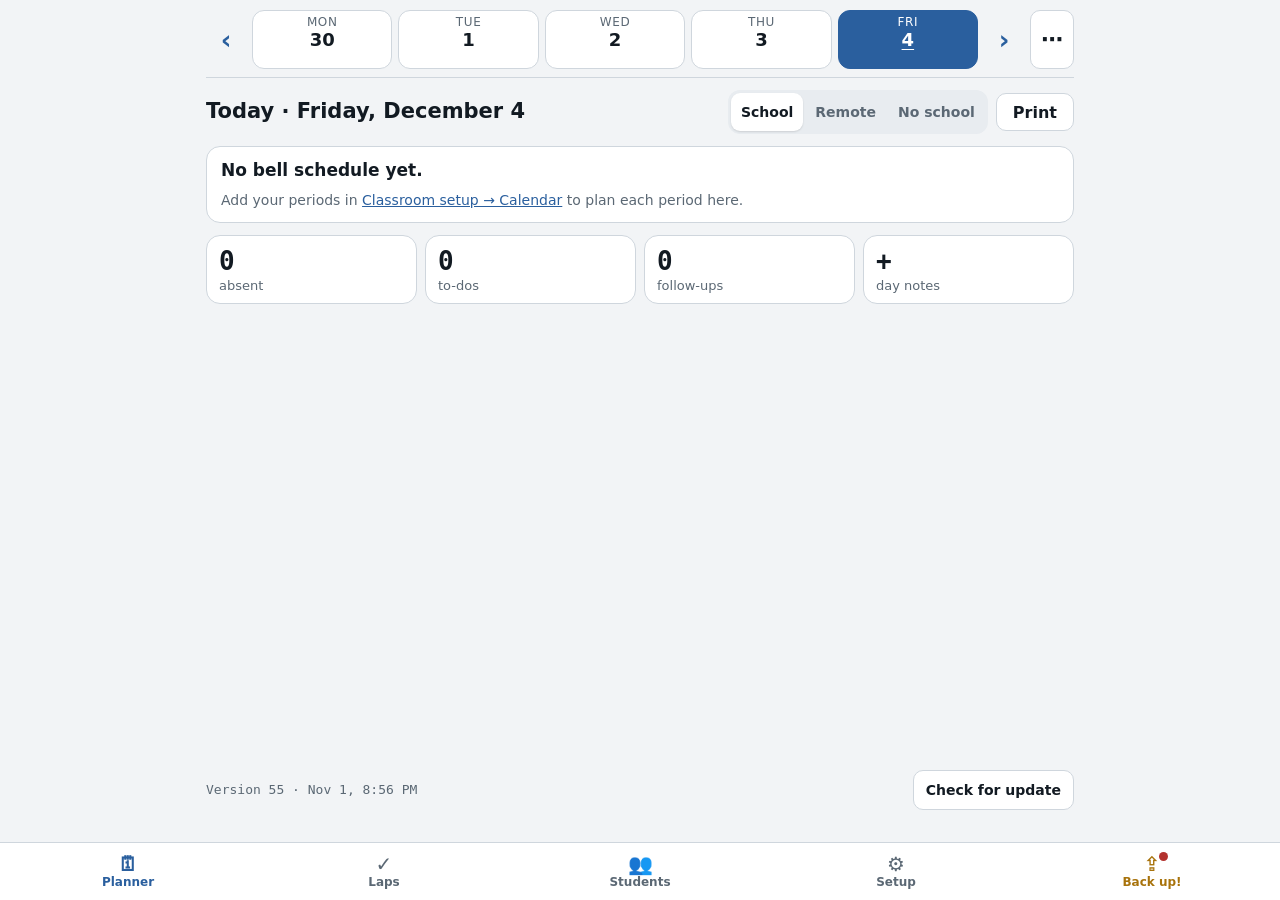
<file: planner/index.html>
<!doctype html>
<html lang="en">
<head>
<meta charset="utf-8">
<meta name="viewport" content="width=device-width, initial-scale=1, viewport-fit=cover">
<meta name="theme-color" content="#c2410c">
<title>Day Planner</title>
<link rel="manifest" href="../app.webmanifest">
<link rel="icon" href="icon.svg">
<link rel="stylesheet" href="../shared/classroom.css">
<style>
/* The day is the hub: week strip, the day's periods, then small tiles that open detail sheets */
body::before{content:"";position:fixed;inset:0 0 auto;height:env(safe-area-inset-top,0px);z-index:10;background:var(--bg)}
main{gap:12px;padding-top:0;max-width:900px}
.head{position:sticky;top:env(safe-area-inset-top,0px);z-index:5;background:var(--bg);padding-block:10px 8px;display:flex;flex-direction:column;gap:8px;border-bottom:1px solid var(--line)}
.iconbtn{min-height:44px;min-width:44px;padding:0;font-size:22px;background:var(--card);border:1.5px solid var(--line);color:var(--fg)}
.week{display:flex;gap:6px;align-items:stretch}
.week .nav{min-width:40px;padding:0;background:none;border:0;color:var(--accent);font-size:26px}
.wd{flex:1;display:flex;flex-direction:column;align-items:center;gap:0;min-height:56px;padding:4px 2px;background:var(--card);border:1.5px solid var(--line);border-radius:12px;color:var(--fg);font-weight:500}
.wd small{font-size:12px;color:var(--muted);text-transform:uppercase;letter-spacing:.05em}
.wd b{font-size:18px}
.wd i{font-style:normal;font-size:11px;color:var(--muted);min-height:14px}
.wd[aria-pressed="true"]{border-color:var(--accent);background:var(--accent);color:var(--onaccent)}
.wd[aria-pressed="true"] small,.wd[aria-pressed="true"] i{color:var(--onaccent)}
.wd.today b{text-decoration:underline;text-underline-offset:3px}
.wd.off{opacity:.55}
#view{display:flex;flex-direction:column;gap:12px}
.dayh{display:flex;align-items:center;gap:8px;flex-wrap:wrap}
.dayh h1{flex:1;font-size:21px}
.dayh .seg button{min-height:38px;font-size:14px;padding:0 10px}
.card{background:var(--card);border:1px solid var(--line);border-radius:14px;padding:12px 14px;display:flex;flex-direction:column;gap:8px}
.meta{font-size:14px;color:var(--muted)}
.per{display:grid;grid-template-columns:76px 1fr;gap:4px 12px;width:100%;text-align:left;background:var(--card);border:1px solid var(--line);border-radius:14px;padding:10px 12px;color:var(--fg);font-weight:400;min-height:0;align-items:start}
.per .tm{font:600 14px var(--mono);color:var(--muted);padding-top:2px}
.per .tm small{display:block;font-size:12px;font-weight:400}
.per .bd{display:flex;flex-direction:column;gap:4px;min-width:0}
.per .ttl{display:flex;gap:8px;align-items:baseline;flex-wrap:wrap}
.per .ttl b{font-size:16px}
.per .ttl span{color:var(--muted);font-size:14px}
.per .les{font-size:15px}
.per .les.none{color:var(--muted);font-style:italic}
.per .row{display:flex;gap:6px;flex-wrap:wrap;align-items:center}
.per.quiet{padding:6px 12px;background:transparent;border-style:dashed}
.per.quiet .ttl b{font-weight:500;color:var(--muted)}
.per.now{border:2px solid var(--accent)}
.nowline{display:flex;align-items:center;gap:8px;color:var(--not);font:700 13px var(--sans);margin:-4px 0}
.nowline::before{content:"";width:10px;height:10px;border-radius:50%;background:var(--not);flex-shrink:0}
.nowline::after{content:"";flex:1;height:2px;background:var(--not)}
.nowline span{white-space:nowrap}
.chip{font:600 12px var(--sans);border-radius:999px;padding:3px 9px;border:1.5px solid var(--line);color:var(--fg);background:var(--sunk);white-space:nowrap;max-width:100%;overflow:hidden;text-overflow:ellipsis}
.chip.sug{border-style:dashed;background:none;color:var(--muted)}
.chip.keep{border-color:var(--part);color:var(--part);background:none}
.chip.done{border-color:var(--got);color:var(--got);background:none}
.chip.cont{border-color:var(--accent);color:var(--accent);background:none}
.tiles{display:grid;grid-template-columns:repeat(4,1fr);gap:8px}
@media (max-width:620px){.tiles{grid-template-columns:1fr 1fr}}
.tile{display:flex;flex-direction:column;align-items:flex-start;gap:2px;background:var(--card);border:1px solid var(--line);border-radius:14px;padding:10px 12px;color:var(--fg);min-height:0;font-weight:500;text-align:left}
.tile b{font:700 26px var(--mono)}
.tile span{font-size:13px;color:var(--muted)}
.tile.alert b{color:var(--not)}
.off-card{text-align:center;padding:28px 12px;color:var(--muted)}
.field{display:flex;flex-direction:column;gap:4px}
.lbl{font-weight:600;font-size:15px}
.sheet input[type=text],.sheet input[type=url],.sheet textarea{width:100%}
input[type=url]{font:500 16px var(--sans);padding:10px 12px;border:1.5px solid var(--line);border-radius:10px;background:var(--card);color:var(--fg);min-width:0}
.sheet textarea{font:15px/1.4 var(--sans);padding:10px 12px;border:1.5px solid var(--line);border-radius:10px;background:var(--card);color:var(--fg);min-height:70px}
.lesopt{display:flex;gap:10px;align-items:center;padding:8px 6px;border-top:1px solid var(--line);font-size:15px}
.lesopt input[type=radio]{width:22px;height:22px;flex-shrink:0}
.lesopt span{flex:1;min-width:0}
.lesopt small{color:var(--muted)}
.pr{display:flex;gap:8px;align-items:center;border-top:1px solid var(--line);padding:8px 2px;flex-wrap:wrap}
.pr .t{flex:1;min-width:200px;font-size:15px}
.pr .t small{display:block;color:var(--muted)}
.pr button{min-height:38px;padding:0 12px;font-size:14px}
.mrow{display:flex;flex-direction:column;gap:6px;border-top:1px solid var(--line);padding:8px 2px}
.mrow .nums{display:flex;gap:8px;align-items:center;flex-wrap:wrap}
.step{display:inline-flex;align-items:center;gap:4px}
.step button{min-width:44px;min-height:44px;padding:0;font-size:20px;background:var(--card);border:1.5px solid var(--line);color:var(--fg)}
.step output{min-width:36px;text-align:center;font:700 18px var(--mono)}
.todo{display:flex;gap:10px;align-items:center;border-top:1px solid var(--line);padding:8px 2px;font-size:16px}
.todo input{width:24px;height:24px;flex-shrink:0}
.todo span{flex:1}
.todo.done span{text-decoration:line-through;color:var(--muted)}
.todo small{color:var(--muted)}
.studs{display:flex;flex-wrap:wrap;gap:6px}
.studs button{min-height:42px;padding:0 12px;background:var(--card);border:1.5px solid var(--line);color:var(--fg);font-weight:500}
.studs button[aria-pressed="true"]{background:var(--not);border-color:var(--not);color:var(--onaccent)}
.sticky-actions{position:sticky;bottom:calc(-18px - env(safe-area-inset-bottom,0px));background:var(--card);padding:10px 6px calc(18px + env(safe-area-inset-bottom,0px));margin-bottom:calc(-18px - env(safe-area-inset-bottom,0px));display:flex;gap:10px}
.sticky-actions button{flex:1}
.toast{position:fixed;left:50%;transform:translateX(-50%);top:calc(16px + env(safe-area-inset-top,0px));z-index:40;background:var(--fg);color:var(--bg);padding:10px 16px;border-radius:12px;font:600 15px var(--sans)}
a.lnk{color:var(--accent);word-break:break-all}
#printout{display:none}
@media print{
  html,body{height:auto;background:#fff}
  body>*{display:none!important}
  #printout{display:block!important;font:12px var(--sans);color:#000}
  #printout h1{font-size:18px;margin:0 0 6px}
  #printout h2{font-size:14px;margin:12px 0 4px}
  #printout .pp{border-top:1px solid #999;padding:5px 0;break-inside:avoid;display:grid;grid-template-columns:90px 1fr;gap:2px 10px}
  #printout .pp .tm{font-variant-numeric:tabular-nums}
  #printout .pg{display:flex;gap:8px;font-size:11px}
  #printout .pg span:first-child{flex:1}
  #printout .bx{white-space:nowrap;font-size:13px}
  #printout ul{margin:2px 0;padding-left:16px}
  #printout .lines{height:22px;border-bottom:1px solid #bbb}
  #printout .big{height:110px;background:repeating-linear-gradient(#fff 0 22px,#bbb 22px 23px)}
}
</style>
</head>
<body>
<main>
  <div class="head">
    <div class="week" id="week"></div>
  </div>
  <div id="view"></div>
</main>
<div class="scrim" id="sheetWrap" hidden><div class="sheet" id="sheet" role="dialog"></div></div>
<div class="toast" id="toast" hidden></div>
<div id="printout"></div>
<script src="../shared/classroom.js"></script>
<script src="../shared/iepcore.js"></script>
<script src="day.js"></script>
<script src="../shared/backup.js"></script>
<script src="../shared/bundle.js"></script>
<script src="../shared/version.js"></script>
<script src="../shared/app.js"></script>
</body>
</html>
</file>
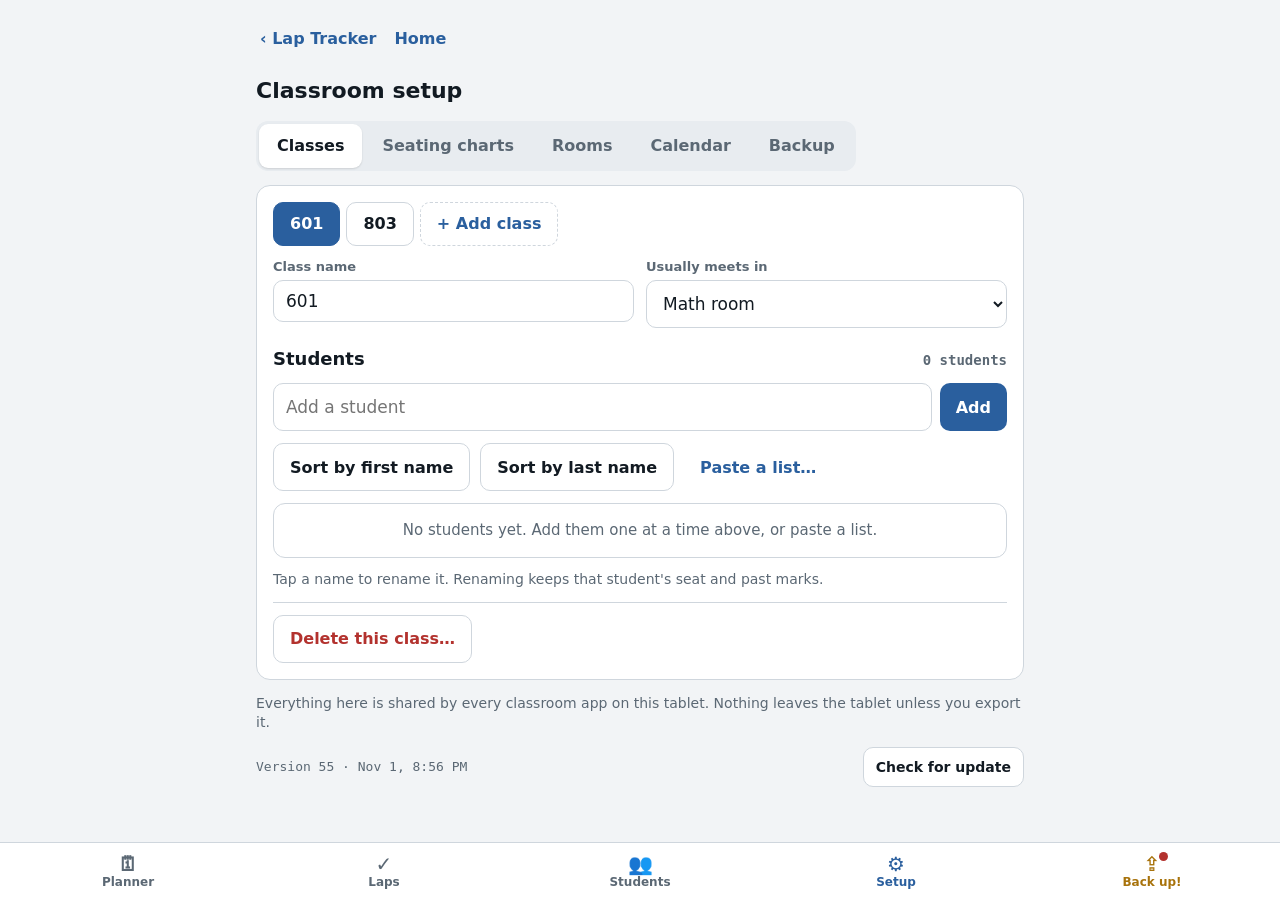
<file: setup/index.html>
<!doctype html>
<html lang="en">
<head>
<meta charset="utf-8">
<meta name="viewport" content="width=device-width, initial-scale=1, viewport-fit=cover">
<meta name="theme-color" content="#2a5f9e">
<title>Classroom Setup</title>
<link rel="manifest" href="../app.webmanifest">
<link rel="icon" href="../lap/icon.svg">
<link rel="stylesheet" href="../shared/classroom.css">
<style>
/* Layout: back link, title, three tabs; each tab is one task */
.tabs{align-self:flex-start}
.tabs button{min-height:44px;padding:0 18px}
.pills{display:flex;gap:6px;flex-wrap:wrap}
.pills button{min-height:44px;padding:0 16px;background:var(--card);border:1.5px solid var(--line);color:var(--fg)}
.pills button[aria-pressed="true"]{background:var(--accent);border-color:var(--accent);color:var(--onaccent)}
.pills .add{border-style:dashed;color:var(--accent)}
.field{display:flex;flex-direction:column;gap:4px}
.field label{font-size:13px;color:var(--muted);font-weight:600}
.row2{display:grid;grid-template-columns:1fr 1fr;gap:12px}
@media (max-width:560px){.row2{grid-template-columns:1fr}}
.sub{display:flex;align-items:baseline;gap:10px}
.sub h2{flex:1}
.count{font:600 14px var(--mono);color:var(--muted)}
.students{display:flex;flex-direction:column;border:1px solid var(--line);border-radius:12px;overflow:hidden}
.st{display:flex;align-items:center;gap:8px;padding:0 6px 0 12px;min-height:52px;border-top:1px solid var(--line);background:var(--card)}
.st:first-child{border-top:0}
.st .n{font:600 12px var(--mono);color:var(--muted);width:22px}
.st .nm{flex:1;min-width:0;text-align:left;justify-content:flex-start;background:none;border:0;color:var(--fg);font:500 17px var(--sans);padding:0}
.st input{flex:1;min-width:0}
.st .x{min-height:40px;padding:0 12px;background:none;border:0;color:var(--muted);font-size:15px}
.st .x.sure{background:var(--not);color:var(--onaccent)}
.empty{padding:16px;color:var(--muted);font-size:15px;text-align:center}
.addrow{display:flex;gap:8px}
.addrow input{flex:1;min-width:0}
textarea#paste{width:100%;min-height:160px;font:16px var(--sans);line-height:1.5}
#clsBody{display:flex;flex-direction:column;gap:12px}
.saved{color:var(--got);font-weight:600;font-size:14px}
.danger-zone{border-top:1px solid var(--line);padding-top:12px;display:flex;gap:10px;align-items:center;flex-wrap:wrap}
.roomcard{display:flex;flex-direction:column;gap:10px;border:1px solid var(--line);border-radius:12px;padding:12px}
.dims{display:flex;gap:6px;align-items:center;font-size:15px;color:var(--muted)}
.dims input{width:76px}
#seats{height:min(54vh,620px)}
.sumlist{display:flex;flex-direction:column;gap:8px}
.sum{border:1px solid var(--line);border-radius:12px;padding:10px 12px;background:var(--bg)}
.sum b{display:block;margin-bottom:4px}
.sum ul{margin:0;padding-left:18px;font-size:15px;color:var(--fg)}
.note{display:flex;gap:10px;align-items:center;border-radius:12px;padding:10px 12px;background:var(--sunk);font-size:15px}
.note.bad{background:transparent;border:1.5px solid var(--not);color:var(--not);font-weight:600}
.note.warn{display:block;border:1.5px solid var(--part);background:transparent}
.note.warn ul{margin:4px 0 0;padding-left:18px}
.pick{display:flex;flex-wrap:wrap;gap:6px;align-content:flex-start}
.pick h4{flex-basis:100%;margin:4px 0 0;font-size:12px;letter-spacing:.08em;text-transform:uppercase;color:var(--muted)}
.pick button{min-height:46px;padding:0 14px;background:var(--card);border:1.5px solid var(--line);color:var(--fg)}
.pick button.seated{font-weight:500;color:var(--muted)}
.pick button.here{background:var(--accent);border-color:var(--accent);color:var(--onaccent)}
.pick button small{font:600 11px var(--mono);opacity:.8}
.bellrow{border:1px solid var(--line);border-radius:12px;padding:10px;display:flex;flex-direction:column;gap:8px;background:var(--card)}
.belldays{display:grid;grid-template-columns:repeat(5,1fr);gap:6px}
.belldays label{display:flex;flex-direction:column;gap:2px;font-size:13px;color:var(--muted);min-width:0}
.belldays input{width:100%;min-width:0;padding:8px;font-size:15px}
input[type=time]{font:500 17px var(--sans);padding:9px 10px;border:1.5px solid var(--line);border-radius:10px;background:var(--card);color:var(--fg)}
</style>
</head>
<body>
<main>
  <div class="bar"><a class="btn plain" href="../lap/" style="padding:0 4px">‹ Lap Tracker</a><a class="btn plain" href="../home/" style="padding:0 4px">Home</a><span class="grow"></span><span class="saved" id="saved"></span></div>
  <h1>Classroom setup</h1>
  <div class="seg tabs" id="tabs">
    <button type="button" data-t="classes" aria-pressed="true">Classes</button>
    <button type="button" data-t="seating" aria-pressed="false">Seating charts</button>
    <button type="button" data-t="rooms" aria-pressed="false">Rooms</button>
    <button type="button" data-t="calendar" aria-pressed="false">Calendar</button>
    <button type="button" data-t="backup" aria-pressed="false">Backup</button>
  </div>

  <!-- CLASSES -->
  <section id="tab-classes" class="panel">
    <div class="pills" id="clsPills"></div>
    <div id="clsNew" class="addrow" hidden>
      <input id="newClsName" type="text" placeholder="New class name, e.g. 702" enterkeyhint="done" autocomplete="off" aria-label="New class name">
      <button class="primary" id="newClsAdd">Add class</button>
      <button class="ghost" id="newClsCancel">Cancel</button>
    </div>
    <div id="clsBody">
      <div class="row2">
        <div class="field"><label for="clsName">Class name</label><input id="clsName" type="text" enterkeyhint="done" autocomplete="off"></div>
        <div class="field"><label for="clsRoom">Usually meets in</label><select id="clsRoom"></select></div>
      </div>

      <div class="sub" style="margin-top:6px"><h2>Students</h2><span class="count" id="count"></span></div>
      <div class="addrow">
        <input id="newStu" type="text" placeholder="Add a student" enterkeyhint="done" autocomplete="off" aria-label="New student name">
        <button class="primary" id="addStu">Add</button>
      </div>
      <div class="bar">
        <button class="ghost" id="sortFirst">Sort by first name</button>
        <button class="ghost" id="sortLast">Sort by last name</button>
        <button class="plain" id="pasteToggle">Paste a list…</button>
      </div>
      <div id="pasteBox" hidden class="field">
        <textarea id="paste" placeholder="One student per line" aria-label="Students to add, one per line"></textarea>
        <div class="bar"><button class="primary" id="pasteAdd">Add these students</button><button class="ghost" id="pasteCancel">Cancel</button></div>
      </div>
      <div class="students" id="students"></div>
      <p class="hint" id="stuNote" hidden style="color:var(--part)"></p>
      <p class="hint">Tap a name to rename it. Renaming keeps that student's seat and past marks.</p>

      <div class="danger-zone">
        <button class="ghost" id="delCls" style="color:var(--not)">Delete this class…</button>
        <span id="delClsConfirm" hidden class="bar"><span>Delete the class, its roster and seating charts? Saved laps are kept.</span>
          <button class="danger" id="delClsYes">Delete</button><button class="ghost" id="delClsNo">Keep</button></span>
      </div>
    </div>
  </section>

  <!-- SEATING -->
  <section id="tab-seating" class="panel" hidden>
    <div class="pills" id="seatPills"></div>
    <div class="field"><label for="seatRoom">Room</label><select id="seatRoom"></select></div>
    <p class="hint" id="listnote" hidden>This room shows students as a list in roster order, so there's no seating chart to set.</p>
    <div id="chartwrap" style="display:flex;flex-direction:column;gap:10px">
      <div class="board">Front · Board</div>
      <div id="seats" class="editing"></div>
      <div class="bar"><strong class="grow" id="selabel">Tap a seat</strong><button class="ghost" id="emptySeat" disabled>Empty this seat</button></div>
      <div class="pick" id="pick"></div>
      <div class="danger-zone">
        <button class="ghost" id="clearChart">Clear this chart…</button>
        <span id="clearConfirm" hidden class="bar"><span>Remove everyone from this chart?</span><button class="danger" id="clearYes">Clear</button><button class="ghost" id="clearNo">Keep</button></span>
      </div>
    </div>
  </section>

  <!-- ROOMS -->
  <section id="tab-rooms" class="panel" hidden>
    <div id="rooms" style="display:flex;flex-direction:column;gap:12px"></div>
    <div class="bar"><button class="ghost" id="addRoom">+ Add room</button></div>
    <p class="hint">Grid: rows of desks, row A at the front. Pods: groups of desks. List: no seats, students in roster order.</p>
  </section>

  <!-- CALENDAR -->
  <section id="tab-calendar" class="panel" hidden>
    <h2>School year</h2>
    <div class="bar"><input id="yStart" type="date" aria-label="First day of school"><span class="hint">to</span><input id="yEnd" type="date" aria-label="Last day of school"></div>
    <h2 style="margin-top:8px">Grading periods</h2>
    <div id="gps" style="display:flex;flex-direction:column;gap:8px"></div>
    <div class="bar"><button class="ghost" id="addGp">+ Add grading period</button></div>
    <h2 style="margin-top:8px">Quarters</h2>
    <p class="hint">Worked out by splitting the school year into four equal parts. Used for goals measured "per quarter".</p>
    <div id="qtrs" class="hint"></div>
    <p class="hint" id="calMsg"></p>
    <h2 style="margin-top:8px">Bell schedule</h2>
    <p class="hint">Your periods and what you teach in each, by day. Write the class and subject, like "601 Math" or "601 ELA". Used for the printed day packet in Home.</p>
    <datalist id="bellOpts"></datalist>
    <div id="bells" style="display:flex;flex-direction:column;gap:10px"></div>
    <div class="bar"><button class="ghost" id="addBell">+ Add period</button><span class="grow"></span><button class="plain" id="bellCopy">Copy Monday to every day</button></div>
  </section>

  <!-- BACKUP -->
  <section id="tab-backup" class="panel" hidden>
    <h2>Export</h2>
    <p class="hint">Saves classes, rosters, rooms and seating charts to one file.</p>
    <label class="bar" style="gap:8px;font-size:16px"><input type="checkbox" id="expLaps" checked style="width:22px;height:22px"> Include saved laps <span class="hint" id="lapCount"></span></label>
    <div class="bar">
      <button class="primary" id="expSave">Save backup file</button>
      <button class="ghost" id="expShare" hidden>Share…</button>
      <button class="plain" id="expCopy">Copy as text</button>
    </div>
    <p class="hint" id="expMsg"></p>
    <p class="hint" id="storeMsg"></p>
    <textarea id="expText" rows="5" readonly hidden aria-label="Backup text" style="width:100%;font:12px var(--mono)"></textarea>

    <h2 style="margin-top:10px;border-top:1px solid var(--line);padding-top:16px">Import</h2>
    <p class="hint">Choose a backup file. You'll see every change before anything is saved, and you can undo it afterward.</p>
    <div class="bar">
      <label class="btn ghost" for="impFile">Choose file…</label>
      <input type="file" id="impFile" accept=".json,application/json,text/plain" hidden>
      <button class="plain" id="impPasteBtn">Paste instead…</button>
    </div>
    <div id="impPaste" class="field" hidden>
      <textarea id="impText" rows="6" aria-label="Paste backup text" style="width:100%;font:13px var(--mono)"></textarea>
      <div class="bar"><button class="primary" id="impRead">Check this backup</button></div>
    </div>
    <div id="impErr" class="note bad" hidden></div>
    <div id="impPreview" hidden style="display:flex;flex-direction:column;gap:12px">
      <div id="impMeta" class="hint"></div>
      <div class="seg" id="impMode" style="align-self:flex-start">
        <button type="button" data-m="merge" aria-pressed="true">Merge</button>
        <button type="button" data-m="replace" aria-pressed="false">Replace everything</button>
      </div>
      <p class="hint" id="impModeHint"></p>
      <div id="impSummary" class="sumlist"></div>
      <div id="impWarn"></div>
      <div class="bar"><button class="primary" id="impApply">Import</button><button class="ghost" id="impCancel">Cancel</button></div>
    </div>
    <div id="undoBox" class="note" hidden><span class="grow" id="undoTxt"></span><button class="ghost" id="undoBtn">Undo</button></div>
  </section>

  <p class="hint">Everything here is shared by every classroom app on this tablet. Nothing leaves the tablet unless you export it.</p>
  <div id="appver-slot"></div>
</main>

<script src="../shared/classroom.js"></script>
<script src="../shared/backup.js"></script>
<script src="../shared/iepcore.js"></script>
<script>
const $=id=>document.getElementById(id);
const esc=t=>String(t).replace(/[&<>"]/g,ch=>({'&':'&amp;','<':'&lt;','>':'&gt;','"':'&quot;'}[ch]));
let D=Classroom.load();
let cls=Object.keys(D.classes)[0]||null, seatCls=cls, seatRoom=cls?Classroom.roomFor(D,cls):Object.keys(D.rooms)[0], sel=null, cells=[];
let flashT; const commit=()=>{Classroom.save(D); $('saved').textContent='Saved'; clearTimeout(flashT); flashT=setTimeout(()=>$('saved').textContent='',1500);};
const fresh=()=>{D=Classroom.load();};
const newId=p=>p+Date.now().toString(36)+Math.random().toString(36).slice(2,5);

// -------- tabs
function showTab(t){
  document.querySelectorAll('#tabs button').forEach(b=>b.setAttribute('aria-pressed',b.dataset.t===t));
  ['classes','seating','rooms','calendar','backup'].forEach(x=>$('tab-'+x).hidden=x!==t);
  fresh(); ({classes:renderClasses,seating:renderSeating,rooms:renderRooms,calendar:renderCalendar,backup:renderBackup})[t]();
  try{sessionStorage.setItem('setupTab',t)}catch(e){}
}
$('tabs').addEventListener('click',e=>{const b=e.target.closest('button[data-t]'); if(b) showTab(b.dataset.t);});

// keyboard: Enter/Done finishes; tapping outside a text box closes the keyboard
document.addEventListener('pointerdown',e=>{const a=document.activeElement;
  if(a&&(a.tagName==='INPUT')&&!e.target.closest('input,select,textarea,button')) a.blur();},true);

// -------- classes
function pills(el,cur,withAdd){
  el.innerHTML=Object.keys(D.classes).map(c=>`<button type="button" data-c="${esc(c)}" aria-pressed="${c===cur}">${esc(D.classes[c].name)}</button>`).join('')
    +(withAdd?'<button type="button" class="add" id="addCls">+ Add class</button>':'');
}
function renderClasses(){
  if(cls&&!D.classes[cls]) cls=Object.keys(D.classes)[0]||null;
  pills($('clsPills'),cls,true);
  $('clsBody').hidden=!cls;
  $('delClsConfirm').hidden=true;
  $('delCls').hidden=Object.keys(D.classes).length<2; // keep at least one class
  if(!cls) return;
  const c=D.classes[cls];
  if(document.activeElement!==$('clsName')) $('clsName').value=c.name;
  $('clsRoom').innerHTML=Object.keys(D.rooms).map(r=>`<option value="${esc(r)}">${esc(D.rooms[r].name)}</option>`).join('');
  $('clsRoom').value=Classroom.roomFor(D,cls);
  renderStudents();
}
function renderStudents(){
  const list=D.classes[cls].students||[];
  $('count').textContent=list.length+' student'+(list.length===1?'':'s');
  $('students').innerHTML=list.length?list.map((st,i)=>`<div class="st" data-id="${esc(st.id)}"><span class="n">${i+1}</span><button type="button" class="nm">${esc(st.name)}</button><button type="button" class="x" aria-label="Remove ${esc(st.name)}">Remove</button></div>`).join('')
    :'<div class="empty">No students yet. Add them one at a time above, or paste a list.</div>';
}
$('clsPills').addEventListener('click',e=>{
  if(e.target.closest('#addCls')){$('clsNew').hidden=false;$('newClsName').value='';$('newClsName').focus();return;}
  const b=e.target.closest('button[data-c]'); if(b){cls=b.dataset.c; fresh(); renderClasses();}
});
function addClass(){
  const n=$('newClsName').value.trim(); if(!n) return;
  fresh(); const id=newId('c'); D.classes[id]={name:n,students:[]}; commit();
  cls=id; $('clsNew').hidden=true; renderClasses(); $('newStu').focus();
}
$('newClsAdd').addEventListener('click',addClass);
$('newClsName').addEventListener('keydown',e=>{if(e.key==='Enter'){e.preventDefault();addClass();}});
$('newClsCancel').addEventListener('click',()=>$('clsNew').hidden=true);
function renameClass(){const v=$('clsName').value.trim(); fresh(); if(v&&v!==D.classes[cls].name){D.classes[cls].name=v; commit(); pills($('clsPills'),cls,true);} else $('clsName').value=D.classes[cls].name;}
$('clsName').addEventListener('change',renameClass);
$('clsName').addEventListener('keydown',e=>{if(e.key==='Enter'){e.preventDefault();$('clsName').blur();}});
$('clsRoom').addEventListener('change',e=>{fresh(); D.defaultRoom[cls]=e.target.value; commit();});
$('delCls').addEventListener('click',()=>$('delClsConfirm').hidden=false);
$('delClsNo').addEventListener('click',()=>$('delClsConfirm').hidden=true);
$('delClsYes').addEventListener('click',()=>{
  fresh(); delete D.classes[cls]; delete D.defaultRoom[cls];
  Object.keys(D.charts).forEach(k=>{if(k.startsWith(cls+'|')) delete D.charts[k];});
  commit(); cls=Object.keys(D.classes)[0]||null; renderClasses();
});

// students: each has a permanent id, so names can be changed freely
const findStu=id=>(D.classes[cls].students||[]).find(x=>x.id===id);
function note(msg){$('stuNote').textContent=msg; $('stuNote').hidden=!msg;}
function addStudents(names,fromPaste){
  fresh(); const list=D.classes[cls].students=D.classes[cls].students||[];
  const have=new Set(list.map(x=>x.name.toLowerCase())); let added=0, dup=[];
  names.map(n=>n.trim()).filter(Boolean).forEach(n=>{
    if(have.has(n.toLowerCase())){ if(fromPaste){dup.push(n);return;} dup.push(n); }
    list.push({id:Classroom.newStudentId(),name:n}); have.add(n.toLowerCase()); added++;});
  if(added) commit(); renderStudents();
  note(fromPaste&&dup.length?`Skipped ${dup.length} already on the roster: ${dup.join(', ')}.`
    :!fromPaste&&dup.length?`There's already a student named ${dup[0]}. Both are kept; tap one to add a last initial so you can tell them apart.`:'');
  return added;
}
function addOne(){const v=$('newStu').value; if(!v.trim()) return; addStudents([v],false); $('newStu').value=''; $('newStu').focus();}
$('addStu').addEventListener('click',addOne);
$('newStu').addEventListener('keydown',e=>{if(e.key==='Enter'){e.preventDefault();addOne();}});
$('pasteToggle').addEventListener('click',()=>{$('pasteBox').hidden=false;$('paste').focus();});
$('pasteCancel').addEventListener('click',()=>{$('pasteBox').hidden=true;$('paste').value='';});
$('pasteAdd').addEventListener('click',()=>{addStudents($('paste').value.split('\n'),true); $('paste').value=''; $('pasteBox').hidden=true;});
function sortBy(last){
  fresh(); const key=x=>{const w=x.name.trim().split(/\s+/);return last&&w.length>1?w[w.length-1]+' '+w.slice(0,-1).join(' '):x.name};
  D.classes[cls].students.sort((a,b)=>key(a).localeCompare(key(b),undefined,{sensitivity:'base'})); commit(); renderStudents();
}
$('sortFirst').addEventListener('click',()=>sortBy(false));
$('sortLast').addEventListener('click',()=>sortBy(true));
function removeStudent(id){
  fresh(); D.classes[cls].students=D.classes[cls].students.filter(x=>x.id!==id);
  Object.keys(D.charts).forEach(k=>{if(k.startsWith(cls+'|')){const ch=D.charts[k]; Object.keys(ch).forEach(s=>{if(ch[s]===id) delete ch[s];});}});
  commit(); renderStudents();
}
$('students').addEventListener('click',e=>{
  const row=e.target.closest('.st'); if(!row) return; const id=row.dataset.id, stu=findStu(id); if(!stu) return;
  if(e.target.closest('.x')){
    const x=e.target.closest('.x');
    if(x.classList.contains('sure')) removeStudent(id);
    else{x.classList.add('sure'); x.textContent='Tap to remove'; setTimeout(()=>{if(x.isConnected){x.classList.remove('sure');x.textContent='Remove';}},3000);}
    return;
  }
  if(e.target.closest('.nm')){
    const inp=document.createElement('input'); inp.type='text'; inp.value=stu.name; inp.enterKeyHint='done'; inp.setAttribute('aria-label','Rename '+stu.name);
    const nm=row.querySelector('.nm'); nm.replaceWith(inp); inp.focus(); inp.select();
    const done=()=>{const v=inp.value.trim(); fresh(); const s2=findStu(id); if(s2&&v&&v!==s2.name){s2.name=v; commit();} renderStudents();};
    inp.addEventListener('keydown',ev=>{if(ev.key==='Enter'){ev.preventDefault();inp.blur();} if(ev.key==='Escape'){inp.value=stu.name;inp.blur();}});
    inp.addEventListener('blur',done,{once:true});
  }
});

// -------- seating
function renderSeating(){
  if(seatCls&&!D.classes[seatCls]) seatCls=Object.keys(D.classes)[0]||null;
  pills($('seatPills'),seatCls,false);
  if(!D.rooms[seatRoom]) seatRoom=seatCls?Classroom.roomFor(D,seatCls):Object.keys(D.rooms)[0];
  $('seatRoom').innerHTML=Object.keys(D.rooms).map(r=>`<option value="${esc(r)}">${esc(D.rooms[r].name)}</option>`).join('');
  $('seatRoom').value=seatRoom;
  buildChart();
}
function chart(){const k=seatCls+'|'+seatRoom; D.charts[k]=D.charts[k]||{}; return D.charts[k];}
function buildChart(){
  sel=null; $('clearConfirm').hidden=true;
  const isList=!seatCls||D.rooms[seatRoom].type==='list';
  $('listnote').hidden=!(seatCls&&isList); $('chartwrap').hidden=isList;
  if(isList) return;
  cells=Classroom.render($('seats'),Classroom.seats(D,seatRoom,seatCls));
  paint();
}
function paint(){
  const ch=chart(), roster=D.classes[seatCls].students||[], nm=id=>Classroom.nameOf(D,seatCls,id);
  const where={}; cells.forEach(({seat})=>{if(ch[seat.id]) where[ch[seat.id]]=seat;});
  cells.forEach(({seat,el})=>{const n=nm(ch[seat.id]);
    el.querySelector('.name').textContent=n||'—'; el.dataset.empty=n?0:1; el.classList.toggle('sel',seat.id===sel);});
  const s=sel&&cells.find(c=>c.seat.id===sel), who=s?nm(ch[sel]):'';
  $('selabel').textContent=s?('Seat '+s.seat.label+(who?' · '+who:' · empty')):'Tap a seat, then a student';
  $('emptySeat').disabled=!who;
  const btn=st=>{const w=where[st.id], here=w&&w.id===sel;
    return `<button type="button" data-n="${esc(st.id)}" class="${here?'here':w?'seated':''}" ${s?'':'disabled'}>${esc(st.name)}${w&&!here?' <small>'+esc(w.label)+'</small>':''}</button>`;};
  const free=roster.filter(x=>!where[x.id]), taken=roster.filter(x=>where[x.id]);
  $('pick').innerHTML=(roster.length?'':'<span class="hint">Add students to this class on the Classes tab first.</span>')
    +(free.length?'<h4>Not seated</h4>'+free.map(btn).join(''):'')
    +(taken.length?'<h4>Seated · tap to move here</h4>'+taken.map(btn).join(''):'');
}
$('seatPills').addEventListener('click',e=>{const b=e.target.closest('button[data-c]'); if(!b) return;
  seatCls=b.dataset.c; fresh(); seatRoom=Classroom.roomFor(D,seatCls); renderSeating();});
$('seatRoom').addEventListener('change',e=>{seatRoom=e.target.value; fresh(); buildChart();});
$('seats').addEventListener('click',e=>{const b=e.target.closest('.seat'); if(!b) return; sel=b.dataset.id; paint();});
$('pick').addEventListener('click',e=>{
  const b=e.target.closest('button[data-n]'); if(!b||!sel) return;
  fresh(); const ch=chart(), n=b.dataset.n, wasEmpty=!ch[sel];
  Object.keys(ch).forEach(k=>{if(ch[k]===n) delete ch[k];}); ch[sel]=n; commit();
  if(wasEmpty){const next=cells.find(c=>!ch[c.seat.id]); if(next) sel=next.seat.id;}
  paint();
});
$('emptySeat').addEventListener('click',()=>{if(!sel) return; fresh(); delete chart()[sel]; commit(); paint();});
$('clearChart').addEventListener('click',()=>$('clearConfirm').hidden=false);
$('clearNo').addEventListener('click',()=>$('clearConfirm').hidden=true);
$('clearYes').addEventListener('click',()=>{fresh(); delete D.charts[seatCls+'|'+seatRoom]; commit(); buildChart();});

// -------- rooms (changes save as you make them)
function renderRooms(){
  $('rooms').innerHTML=Object.keys(D.rooms).map(k=>{const r=D.rooms[k];
    const dims=r.type==='grid'?`<input type="number" min="1" max="10" data-f="rows" value="${r.rows}" aria-label="Rows"> rows × <input type="number" min="1" max="10" data-f="cols" value="${r.cols}" aria-label="Columns"> desks`
      :r.type==='pods'?`<input type="number" min="1" max="10" data-f="pods" value="${r.pods}" aria-label="Pods"> pods × <input type="number" min="1" max="8" data-f="size" value="${r.size}" aria-label="Desks per pod"> desks`
      :'Roster order, no seats';
    return `<div class="roomcard" data-k="${esc(k)}">
      <div class="row2"><div class="field"><label>Room name</label><input type="text" data-f="name" value="${esc(r.name)}" enterkeyhint="done"></div>
      <div class="field"><label>Layout</label><select data-f="type"><option value="grid">Grid of desks</option><option value="pods">Pods</option><option value="list">List</option></select></div></div>
      <div class="dims">${dims}</div>
      <div class="bar"><button type="button" class="plain del" style="color:var(--not);padding:0">Delete room…</button>
        <span class="bar delc" hidden><span>Delete this room and its seating charts?</span><button type="button" class="danger yes">Delete</button><button type="button" class="ghost no">Keep</button></span></div>
    </div>`}).join('');
  document.querySelectorAll('#rooms .roomcard').forEach(card=>{card.querySelector('select').value=D.rooms[card.dataset.k].type;});
  if(Object.keys(D.rooms).length<2) document.querySelectorAll('#rooms .del').forEach(b=>b.hidden=true); // keep at least one room
}
$('rooms').addEventListener('change',e=>{
  const card=e.target.closest('.roomcard'); if(!card) return; fresh(); const r=D.rooms[card.dataset.k], f=e.target.dataset.f;
  if(f==='name'){const v=e.target.value.trim(); if(v) r.name=v;}
  else if(f==='type'){const n=r.name; D.rooms[card.dataset.k]=e.target.value==='grid'?{name:n,type:'grid',rows:r.rows||5,cols:r.cols||5}:e.target.value==='pods'?{name:n,type:'pods',pods:r.pods||5,size:r.size||5}:{name:n,type:'list'};}
  else r[f]=Math.max(1,Math.min(10,+e.target.value||1));
  commit(); renderRooms();
});
$('rooms').addEventListener('keydown',e=>{if(e.key==='Enter'&&e.target.tagName==='INPUT'){e.preventDefault();e.target.blur();}});
$('rooms').addEventListener('click',e=>{
  const card=e.target.closest('.roomcard'); if(!card) return;
  if(e.target.closest('.del')) card.querySelector('.delc').hidden=false;
  if(e.target.closest('.no')) card.querySelector('.delc').hidden=true;
  if(e.target.closest('.yes')){fresh(); const k=card.dataset.k; delete D.rooms[k];
    Object.keys(D.charts).forEach(x=>{if(x.endsWith('|'+k)) delete D.charts[x];});
    Object.keys(D.defaultRoom).forEach(c=>{if(D.defaultRoom[c]===k) delete D.defaultRoom[c];});
    commit(); renderRooms();}
});
$('addRoom').addEventListener('click',()=>{fresh(); const id=newId('r'); D.rooms[id]={name:'New room',type:'grid',rows:5,cols:5}; commit(); renderRooms();
  const inp=document.querySelector(`#rooms .roomcard[data-k="${id}"] input[data-f="name"]`); if(inp){inp.focus();inp.select();}});

// -------- backup
const UNDO_KEY='classroom.undo';
const stamp=()=>{const d=new Date(),p=n=>String(n).padStart(2,'0');return d.getFullYear()+'-'+p(d.getMonth()+1)+'-'+p(d.getDate())+'-'+p(d.getHours())+p(d.getMinutes());};
// every saved lap day on this tablet, keyed 'class|room|YYYY-MM-DD'
function allLaps(){const out={}, pre=Classroom.LAPS;
  try{for(let i=0;i<localStorage.length;i++){const k=localStorage.key(i); if(k&&k.startsWith(pre)){const v=JSON.parse(localStorage.getItem(k)); if(v) out[k.slice(pre.length)]=v;}}}catch(e){}
  return out;}
function backupText(){fresh(); return JSON.stringify(SetupBackup.exportDoc(D,(window.APP_VERSION||{}).n,$('expLaps').checked?allLaps():null),null,2);}
const backupFile=()=>new File([backupText()],'classroom-setup-'+stamp()+'.json',{type:'application/json'});
// Android only shares certain file types, and .json isn't one of them, so share a .txt copy (import reads either)
const shareFile=()=>new File([backupText()],'classroom-setup-'+stamp()+'.txt',{type:'text/plain'});
function renderBackup(){
  try{$('expShare').hidden=!(navigator.canShare&&navigator.canShare({files:[shareFile()]}));}catch(e){$('expShare').hidden=true;}
  const n=Object.keys(D.classes).length, s=Object.values(D.classes).reduce((a,c)=>a+(c.students||[]).length,0), r=Object.keys(D.rooms).length, ch=Object.keys(D.charts).length;
  $('expMsg').textContent=`${n} class${n===1?'':'es'}, ${s} students, ${r} room${r===1?'':'s'}, ${ch} seating chart${ch===1?'':'s'}.`;
  const ld=Object.keys(allLaps()).length; $('lapCount').textContent=`(${ld} day${ld===1?'':'s'})`;
  Classroom.protectStorage().then(v=>{$('storeMsg').textContent=v==='protected'?'This tablet keeps your data even when space runs low.':v==='not-protected'?"Chrome hasn't agreed to protect this data yet. Install the app to the home screen, and export a backup now and then.":'';});
  showUndo();
}
$('expSave').addEventListener('click',()=>{
  const f=backupFile(), url=URL.createObjectURL(f), a=document.createElement('a');
  a.href=url; a.download=f.name; document.body.appendChild(a); a.click(); a.remove(); setTimeout(()=>URL.revokeObjectURL(url),4000);
  $('expMsg').textContent='Saving '+f.name+' to your Downloads. Look for the download notice at the top of the screen.';
});
$('expShare').addEventListener('click',async()=>{
  const f=shareFile();
  try{await navigator.share({files:[f],title:'Classroom setup backup'}); $('expMsg').textContent='Shared '+f.name+'.';}
  catch(e){
    if(e&&e.name==='AbortError'){$('expMsg').textContent='Share cancelled.';return;}
    $('expMsg').textContent="Sharing didn't work here ("+(e&&e.name||'unknown error')+"). Use Save backup file, then upload it from the Drive app.";
  }
});
$('expCopy').addEventListener('click',()=>{
  const t=$('expText'); t.value=backupText();
  const ok=()=>{$('expMsg').textContent='Copied. Paste it into a note or email to keep it.'; t.hidden=true;};
  if(navigator.clipboard&&navigator.clipboard.writeText) navigator.clipboard.writeText(t.value).then(ok).catch(()=>{t.hidden=false;t.select();}); else{t.hidden=false;t.select();}
});

let parsed=null, impMode='merge';
function resetImport(){parsed=null; $('impPreview').hidden=true; $('impErr').hidden=true; $('impFile').value='';}
function checkBackup(text){
  resetImport(); const r=SetupBackup.parse(text);
  if(!r.ok){$('impErr').textContent=r.error; $('impErr').hidden=false; return;}
  parsed=r; impMode='merge'; $('impPaste').hidden=true; renderPreview();
}
function renderPreview(){
  fresh(); const pl=SetupBackup.plan(D,parsed.data,impMode,parsed.laps,allLaps());
  const m=parsed.meta, when=m.exported?new Date(m.exported).toLocaleString(undefined,{month:'short',day:'numeric',year:'numeric',hour:'numeric',minute:'2-digit'}):'an unknown date';
  $('impMeta').textContent='Backup from '+when+(m.build?' (version '+m.build+')':'')+'.';
  document.querySelectorAll('#impMode button').forEach(b=>b.setAttribute('aria-pressed',b.dataset.m===impMode));
  $('impModeHint').textContent=impMode==='merge'
    ?'Merge adds what is new in the file and keeps everything else on this tablet. Seats in the file win.'
    :'Replace makes this tablet match the file exactly. Classes and rooms not in the file are removed. Saved laps are kept.';
  $('impSummary').innerHTML=pl.summary.map(x=>`<div class="sum"><b>${esc(x.title)}</b><ul>${x.lines.map(l=>`<li>${esc(l)}</li>`).join('')}</ul></div>`).join('');
  const w=parsed.warnings.concat(pl.warnings);
  $('impWarn').innerHTML=w.length?`<div class="note warn"><b>Fixed or skipped while reading the file</b><ul>${w.map(x=>`<li>${esc(x)}</li>`).join('')}</ul></div>`:'';
  $('impApply').textContent=impMode==='merge'?'Merge into this tablet':'Replace everything';
  $('impApply').className=impMode==='merge'?'primary':'danger';
  $('impPreview').hidden=false;
}
$('impFile').addEventListener('change',e=>{const f=e.target.files&&e.target.files[0]; if(!f) return;
  if(f.size>2e6){resetImport();$('impErr').textContent='That file is too large to be a classroom backup.';$('impErr').hidden=false;return;}
  const rd=new FileReader(); rd.onload=()=>checkBackup(String(rd.result)); rd.onerror=()=>{$('impErr').textContent="Couldn't read that file. Try choosing it again.";$('impErr').hidden=false;}; rd.readAsText(f);});
$('impPasteBtn').addEventListener('click',()=>{resetImport();$('impPaste').hidden=false;$('impText').focus();});
$('impRead').addEventListener('click',()=>checkBackup($('impText').value));
$('impMode').addEventListener('click',e=>{const b=e.target.closest('button[data-m]'); if(b&&parsed){impMode=b.dataset.m; renderPreview();}});
$('impCancel').addEventListener('click',resetImport);
$('impApply').addEventListener('click',()=>{
  if(!parsed) return; fresh();
  const pl=SetupBackup.plan(D,parsed.data,impMode,parsed.laps,allLaps());
  // remember exactly what this import touches, so Undo can put it back
  const prevLaps={}; Object.keys(pl.lapWrites).forEach(k=>{prevLaps[k]=localStorage.getItem(Classroom.LAPS+k);});
  try{localStorage.setItem(UNDO_KEY,JSON.stringify({at:Date.now(),mode:impMode,data:D,laps:prevLaps}));}catch(e){}
  Object.keys(pl.lapWrites).forEach(k=>{try{localStorage.setItem(Classroom.LAPS+k,JSON.stringify(pl.lapWrites[k]));}catch(e){}});
  const next=Object.assign({},D,pl.result); D=next; commit();
  resetImport(); $('impText').value=''; renderBackup();
  $('expMsg').textContent='Import finished.';
});
function showUndo(){
  let u=null; try{u=JSON.parse(localStorage.getItem(UNDO_KEY));}catch(e){}
  $('undoBox').hidden=!u;
  if(u) $('undoTxt').textContent='Last import: '+new Date(u.at).toLocaleString(undefined,{month:'short',day:'numeric',hour:'numeric',minute:'2-digit'})+'. Undo puts your setup back the way it was before.';
}
$('undoBtn').addEventListener('click',()=>{
  let u=null; try{u=JSON.parse(localStorage.getItem(UNDO_KEY));}catch(e){} if(!u||!u.data) return;
  D=u.data; commit();
  Object.keys(u.laps||{}).forEach(k=>{try{const v=u.laps[k]; if(v===null) localStorage.removeItem(Classroom.LAPS+k); else localStorage.setItem(Classroom.LAPS+k,v);}catch(e){}});
  try{localStorage.removeItem(UNDO_KEY);}catch(e){} renderBackup(); $('expMsg').textContent='Import undone.';
});

// -------- school calendar (changes save as you make them)
const fmtD=s=>s?new Date(s+'T12:00:00').toLocaleDateString(undefined,{month:'short',day:'numeric',year:'numeric'}):'';
function cal(){D.calendar=D.calendar||{start:'',end:'',periods:[]}; D.calendar.periods=D.calendar.periods||[]; return D.calendar;}
function renderCalendar(){
  const c=cal();
  $('yStart').value=c.start||''; $('yEnd').value=c.end||'';
  $('gps').innerHTML=c.periods.length?c.periods.map((p,i)=>`<div class="bar" data-i="${i}" style="flex-wrap:wrap">
      <input type="text" data-f="name" value="${esc(p.name)}" style="width:160px" aria-label="Name" enterkeyhint="done">
      <input type="date" data-f="start" value="${esc(p.start)}" aria-label="Start"><span class="hint">to</span><input type="date" data-f="end" value="${esc(p.end)}" aria-label="End">
      <button type="button" class="plain gpdel" style="color:var(--not);padding:0 6px">Remove</button></div>`).join('')
    :'<p class="hint">No grading periods yet. Add your three marking periods with their dates.</p>';
  const q=quarters(c); $('qtrs').innerHTML=q.length?q.map(x=>`${esc(x.name)}: ${esc(fmtD(x.start))} – ${esc(fmtD(x.end))}`).join('<br>'):'Set the school year dates to see quarters.';
  const prob=calProblems(c); $('calMsg').textContent=prob; $('calMsg').style.color=prob?'var(--not)':'';
  renderBells();
}
const quarters=c=>IEP.quarters(c);
function calProblems(c){
  if(c.start&&c.end&&c.end<=c.start) return 'The last day of school is before the first day.';
  for(const p of c.periods){ if(!p.start||!p.end) return (p.name||'A grading period')+' needs both dates.'; if(p.end<p.start) return p.name+' ends before it starts.'; }
  const s=c.periods.slice().sort((a,b)=>a.start<b.start?-1:1);
  for(let i=1;i<s.length;i++) if(s[i].start<=s[i-1].end) return s[i-1].name+' and '+s[i].name+' overlap.';
  return '';}
const saveCal=()=>{fresh(); const c=cal(); c.start=$('yStart').value; c.end=$('yEnd').value;
  c.periods=[...document.querySelectorAll('#gps [data-i]')].map((row,i)=>({id:(D.calendar.periods[i]||{}).id||newId('gp'),name:row.querySelector('[data-f=name]').value.trim()||('Period '+(i+1)),start:row.querySelector('[data-f=start]').value,end:row.querySelector('[data-f=end]').value}))
    .sort((a,b)=>(a.start||'9')<(b.start||'9')?-1:1);
  commit(); renderCalendar();};
['yStart','yEnd'].forEach(id=>$(id).addEventListener('change',saveCal));
$('gps').addEventListener('change',saveCal);
$('gps').addEventListener('keydown',e=>{if(e.key==='Enter'&&e.target.tagName==='INPUT'){e.preventDefault();e.target.blur();}});
$('gps').addEventListener('click',e=>{const b=e.target.closest('.gpdel'); if(!b) return; b.closest('[data-i]').remove(); saveCal();});
$('addGp').addEventListener('click',()=>{fresh(); const c=cal(); const last=c.periods[c.periods.length-1];
  c.periods.push({id:newId('gp'),name:'Grading period '+(c.periods.length+1),start:'',end:''}); Classroom.save(D); renderCalendar();
  const rows=document.querySelectorAll('#gps [data-i]'); const r=rows[rows.length-1]; if(r) r.querySelector('[data-f=start]').focus();});

// -------- bell schedule: periods with times, and what's taught each weekday
const WD=['Mon','Tue','Wed','Thu','Fri'];
function bell(){D.bell=D.bell||{periods:[]}; D.bell.periods=D.bell.periods||[]; return D.bell;}
// school times: anything between midnight and 6 AM was meant as afternoon (12:19 AM -> 12:19 PM, 1:08 AM -> 1:08 PM)
const pmFix=t=>{const m=/^(\d{1,2}):(\d{2})$/.exec(t||''); if(!m) return t||''; const h=+m[1]; return h<6?String(h+12).padStart(2,'0')+':'+m[2]:t;};
function renderBells(){
  const b=bell(); let fixed=false; b.periods.forEach(p=>{const s=pmFix(p.start), e=pmFix(p.end); if(s!==(p.start||'')||e!==(p.end||'')){p.start=s;p.end=e;fixed=true;}}); if(fixed) Classroom.save(D);
  const mins=t=>{const m=/^(\d{1,2}):(\d{2})/.exec(t||''); return m?+m[1]*60+ +m[2]:9999;};
  b.periods.sort((x,y)=>mins(x.start)-mins(y.start));
  $('bellOpts').innerHTML=Object.values(D.classes).flatMap(c=>[c.name+' ELA',c.name+' Math']).concat(['Prep','Lunch']).map(o=>`<option value="${esc(o)}">`).join('');
  $('bells').innerHTML=b.periods.length?b.periods.map((p,i)=>`<div class="bellrow" data-i="${i}">
      <div class="bar" style="flex-wrap:wrap"><input type="text" data-f="name" value="${esc(p.name)}" style="width:130px" aria-label="Period name" enterkeyhint="done">
        <input type="time" data-f="start" value="${esc(p.start||'')}" aria-label="Starts"><span class="hint">to</span><input type="time" data-f="end" value="${esc(p.end||'')}" aria-label="Ends">
        <span class="grow"></span><button type="button" class="plain belldel" style="color:var(--not);padding:0 6px">Remove</button></div>
      <div class="belldays">${WD.map((w,d)=>`<label><span>${w}</span><input type="text" data-d="${d+1}" list="bellOpts" value="${esc((p.days||{})[d+1]||'')}" enterkeyhint="done"></label>`).join('')}</div></div>`).join('')
    :'<p class="hint">No periods yet.</p>';
}
const saveBells=()=>{fresh(); const b=bell();
  b.periods=[...document.querySelectorAll('#bells [data-i]')].map((row,i)=>{const days={}; row.querySelectorAll('[data-d]').forEach(x=>{const v=x.value.trim().slice(0,40); if(v) days[x.dataset.d]=v;});
    return {id:(D.bell.periods[i]||{}).id||newId('bp'),name:row.querySelector('[data-f=name]').value.trim()||('Period '+(i+1)),start:pmFix(row.querySelector('[data-f=start]').value),end:pmFix(row.querySelector('[data-f=end]').value),days};})
    .sort((a,b)=>{const m=t=>{const x=/^(\d{1,2}):(\d{2})/.exec(t||''); return x?+x[1]*60+ +x[2]:9999;}; return m(a.start)-m(b.start);});
  // redraw only when the order changed, so tapping the next box doesn't lose focus
  const rows=[...document.querySelectorAll('#bells [data-i]')], mins=t=>{const m=/^(\d{1,2}):(\d{2})/.exec(t||''); return m?+m[1]*60+ +m[2]:9999;};
  const order=rows.map((r,i)=>i).sort((x,y)=>mins(pmFix(rows[x].querySelector('[data-f=start]').value))-mins(pmFix(rows[y].querySelector('[data-f=start]').value)));
  const moved=order.some((v,i)=>v!==i)||rows.some(r=>['start','end'].some(f=>{const v=r.querySelector('[data-f='+f+']').value; return v&&pmFix(v)!==v;}));
  commit(); if(moved) renderBells();};
$('bells').addEventListener('change',saveBells);
$('bells').addEventListener('keydown',e=>{if(e.key==='Enter'&&e.target.tagName==='INPUT'){e.preventDefault();e.target.blur();}});
$('bells').addEventListener('click',e=>{const x=e.target.closest('.belldel'); if(!x) return; x.closest('[data-i]').remove(); saveBells(); renderBells();});
$('addBell').addEventListener('click',()=>{fresh(); const b=bell(), last=b.periods[b.periods.length-1];
  b.periods.push({id:newId('bp'),name:'Period '+(b.periods.length+1),start:last&&last.end||'',end:'',days:{}}); Classroom.save(D); renderBells();
  const rows=document.querySelectorAll('#bells [data-i]'); const r=rows[rows.length-1]; if(r) r.querySelector('[data-f=end]').focus();});
$('bellCopy').addEventListener('click',()=>{fresh(); bell().periods.forEach(p=>{const m=(p.days||{})[1]; p.days={}; if(m) [1,2,3,4,5].forEach(d=>p.days[d]=m);}); commit(); renderBells();});

let t0='classes'; try{t0=sessionStorage.getItem('setupTab')||'classes'}catch(e){} if(!$('tab-'+t0)) t0='classes';
showTab(t0);
</script>
<script src="../shared/bundle.js"></script>
<script src="../shared/version.js"></script>
<script src="../shared/app.js"></script>
</body>
</html>
</file>
<file: shared/classroom.css>
/* Shared look for all classroom apps: tokens, controls, seat layouts (grid / pods / list) */
:root{
  --bg:#f2f4f6; --card:#ffffff; --sunk:#e8ecf0; --fg:#121a22; --muted:#5b6874; --line:#cfd6dd; --accent:#2a5f9e; --onaccent:#ffffff;
  --got:#1e7a46; --part:#a8730c; --not:#b3322e;
  --sans: system-ui, -apple-system, "Segoe UI", Roboto, sans-serif;
  --mono: ui-monospace, "Roboto Mono", Menlo, monospace;
  color-scheme: light;
  padding-top:env(safe-area-inset-top,0px); padding-bottom:env(safe-area-inset-bottom,0px);
}
@media (prefers-color-scheme: dark){:root{
  --bg:#0f151b; --card:#19212a; --sunk:#141b22; --fg:#e9eef3; --muted:#9aa7b3; --line:#2d3946; --accent:#79aee6; --onaccent:#0f151b;
  --got:#4cc382; --part:#e2b04a; --not:#ef7a72; color-scheme:dark}}
[hidden]{display:none!important}
html{height:100%;box-sizing:border-box}
*,*::before,*::after{box-sizing:inherit}
html,body{background:var(--bg)}
body{margin:0;height:100%;color:var(--fg);font-family:var(--sans);font-size:17px;line-height:1.4}
main{max-width:800px;margin:0 auto;min-height:100%;padding-block:14px 32px;
  padding-left:max(16px, env(safe-area-inset-left,0px));padding-right:max(16px, env(safe-area-inset-right,0px));
  display:flex;flex-direction:column;gap:14px}
h1{font-size:22px;margin:0}
h2{font-size:18px;margin:0}
.bar{display:flex;gap:10px;align-items:center;flex-wrap:wrap}
.grow{flex:1;min-width:0}
input[type=text],input[type=number],input[type=date],select,textarea{font:500 17px var(--sans);padding:10px 12px;border:1.5px solid var(--line);border-radius:10px;background:var(--card);color:var(--fg)}
input:focus,select:focus,textarea:focus{outline:none;border-color:var(--accent)}
select{min-height:48px}
button,.btn{font:600 16px var(--sans);border-radius:10px;cursor:pointer;min-height:48px;padding:0 16px;display:inline-flex;align-items:center;justify-content:center;gap:6px;text-decoration:none}
button:focus-visible,.btn:focus-visible{outline:3px solid var(--accent);outline-offset:2px}
.primary{background:var(--accent);color:var(--onaccent);border:0}
.ghost{background:var(--card);color:var(--fg);border:1.5px solid var(--line)}
.plain{background:none;border:0;color:var(--accent)}
.danger{background:var(--not);color:var(--onaccent);border:0}
button:disabled{opacity:.4;cursor:default}
.hint{font-size:14px;color:var(--muted);margin:0}
.panel{display:flex;flex-direction:column;gap:12px;background:var(--card);border:1px solid var(--line);border-radius:14px;padding:16px}

/* segmented control */
.seg{display:inline-flex;background:var(--sunk);border-radius:12px;padding:3px;gap:2px}
.seg button{min-height:42px;border:0;background:none;color:var(--muted);border-radius:9px;padding:0 14px}
.seg button[aria-pressed="true"]{background:var(--card);color:var(--fg);box-shadow:0 1px 2px rgb(0 0 0 / .12)}

/* bottom sheet */
.scrim{position:fixed;inset:0;background:rgb(0 0 0 / .35);z-index:20;display:flex;align-items:flex-end;justify-content:center}
.sheet{background:var(--card);width:100%;max-width:640px;border-radius:18px 18px 0 0;
  padding:18px max(18px, env(safe-area-inset-right,0px)) calc(18px + env(safe-area-inset-bottom,0px)) max(18px, env(safe-area-inset-left,0px));
  display:flex;flex-direction:column;gap:6px;max-height:85%;overflow:auto}
/* rows keep their natural height; the sheet scrolls instead of squeezing them */
.sheet>*{flex-shrink:0}
.sheet .item{justify-content:flex-start;background:none;border:0;color:var(--fg);font-weight:500;padding:0 6px;min-height:52px;width:100%;text-align:left}
.sheet .item:active{background:var(--sunk)}
.sheet .item small{margin-left:auto;color:var(--muted);font-weight:500}
.sheet .item.col{flex-direction:column;align-items:flex-start;gap:2px;padding:8px 6px}
.sheet .item.col small{margin-left:0}
.sheet hr{border:0;border-top:1px solid var(--line);margin:6px 0;width:100%}

/* seats: the layout fills whatever height its container gives it */
.board{text-align:center;font-size:11px;letter-spacing:.14em;text-transform:uppercase;color:var(--muted);border-bottom:2px solid var(--fg);padding-bottom:3px}
.seats-grid{display:grid;gap:8px;height:100%;grid-auto-rows:1fr}
.seats-pods{display:grid;gap:10px;height:100%;grid-template-columns:repeat(2,1fr);grid-auto-rows:1fr}
@media (orientation:landscape){.seats-pods{grid-template-columns:repeat(3,1fr)}}
.seats-list{display:grid;gap:8px;height:100%;grid-template-columns:repeat(auto-fill,minmax(140px,1fr));grid-auto-rows:minmax(64px,1fr);align-content:stretch;overflow:auto}
.pod{border:1.5px solid var(--line);border-radius:14px;padding:6px;display:flex;flex-direction:column;gap:4px;min-height:0;background:var(--sunk)}
.pod h3{margin:0 0 0 4px;font-size:11px;letter-spacing:.1em;text-transform:uppercase;color:var(--muted)}
.pod .in{flex:1;min-height:0;display:grid;grid-template-columns:repeat(3,1fr);grid-auto-rows:1fr;gap:5px}
.seat{container-type:size;border:2px solid var(--line);background:var(--card);color:var(--fg);border-radius:12px;min-height:0;min-width:0;padding:2px;
  display:flex;flex-direction:column;align-items:center;justify-content:center;gap:1px;overflow:hidden;
  user-select:none;-webkit-tap-highlight-color:transparent;touch-action:manipulation}
.seat .id{font:600 11px var(--mono);color:var(--muted)}
.seat .name{font:700 15px var(--sans);max-width:96%;overflow:hidden;text-overflow:ellipsis;white-space:nowrap}
.seats-list .seat .name{font-size:17px}
.seat .mark{font:800 30px var(--sans);line-height:1;min-height:1em}
.seat .word{font:600 11px var(--sans);text-transform:uppercase;letter-spacing:.06em;min-height:1.3em}
@container (max-height:92px){.seat .word{display:none}}
@container (max-height:70px){.seat .mark{font-size:20px}.seat .id{display:none}}
@container (max-width:90px){.seat .word{display:none}}
/* state weight comes from an inner outline so the seat never changes size */
.seat[data-s="got"],.seat[data-s="part"],.seat[data-s="not"]{outline-offset:-4px;outline-width:2px}
.seat[data-s="got"]{border-color:var(--got);outline-style:solid;outline-color:var(--got)}
.seat[data-s="got"] .mark,.seat[data-s="got"] .word{color:var(--got)}
.seat[data-s="part"]{border-color:var(--part);border-style:dashed;outline-style:dashed;outline-color:var(--part)}
.seat[data-s="part"] .mark,.seat[data-s="part"] .word{color:var(--part)}
.seat[data-s="not"]{border-color:var(--not);border-style:dotted;outline-style:dotted;outline-color:var(--not)}
.seat[data-s="not"] .mark,.seat[data-s="not"] .word{color:var(--not)}
.seat[data-off="1"]{opacity:.35}
.seat[data-ov="1"] .name{font-style:italic;text-decoration:underline dotted}
.seat[data-empty="1"] .name{color:var(--muted);font-weight:500}
.editing .seat{border-style:dashed}
.editing .seat.sel{border-color:var(--accent);border-style:solid;outline:2px solid var(--accent);outline-offset:-4px}

/* version line */
.appver{margin-top:auto;display:flex;gap:12px;align-items:center;flex-wrap:wrap;font-size:13px;color:var(--muted)}
.appver span:first-child{flex:1;font-family:var(--mono)}
.appver button{min-height:40px;font-size:14px;padding:0 12px}
#netstate{color:var(--part);font-weight:600}
@media print{.appver{display:none!important}}

/* bottom bar shared by every part of the app */
:root{--navh:58px}
body.has-nav{padding-bottom:calc(var(--navh) + env(safe-area-inset-bottom,0px))}
.appnav{position:fixed;left:0;right:0;bottom:0;z-index:15;display:flex;background:var(--card);border-top:1px solid var(--line);
  height:calc(var(--navh) + env(safe-area-inset-bottom,0px));padding-bottom:env(safe-area-inset-bottom,0px)}
.appnav a,.appnav button{flex:1;display:flex;flex-direction:column;align-items:center;justify-content:center;gap:1px;min-height:0;padding:0;border:0;border-radius:0;background:none;
  color:var(--muted);font:600 12px var(--sans);text-decoration:none}
.appnav span{font-size:20px;line-height:1}
.appnav a[aria-current="page"]{color:var(--accent)}
.appnav em{font-style:normal}
.appnav #navBackup.due{color:var(--part)}
.appnav #navBackup.due span{position:relative}
.appnav #navBackup.due span::after{content:"";position:absolute;top:-2px;right:-8px;width:9px;height:9px;border-radius:50%;background:var(--not)}
.scrim{z-index:30}
@media print{.appnav{display:none!important}}
</file>
